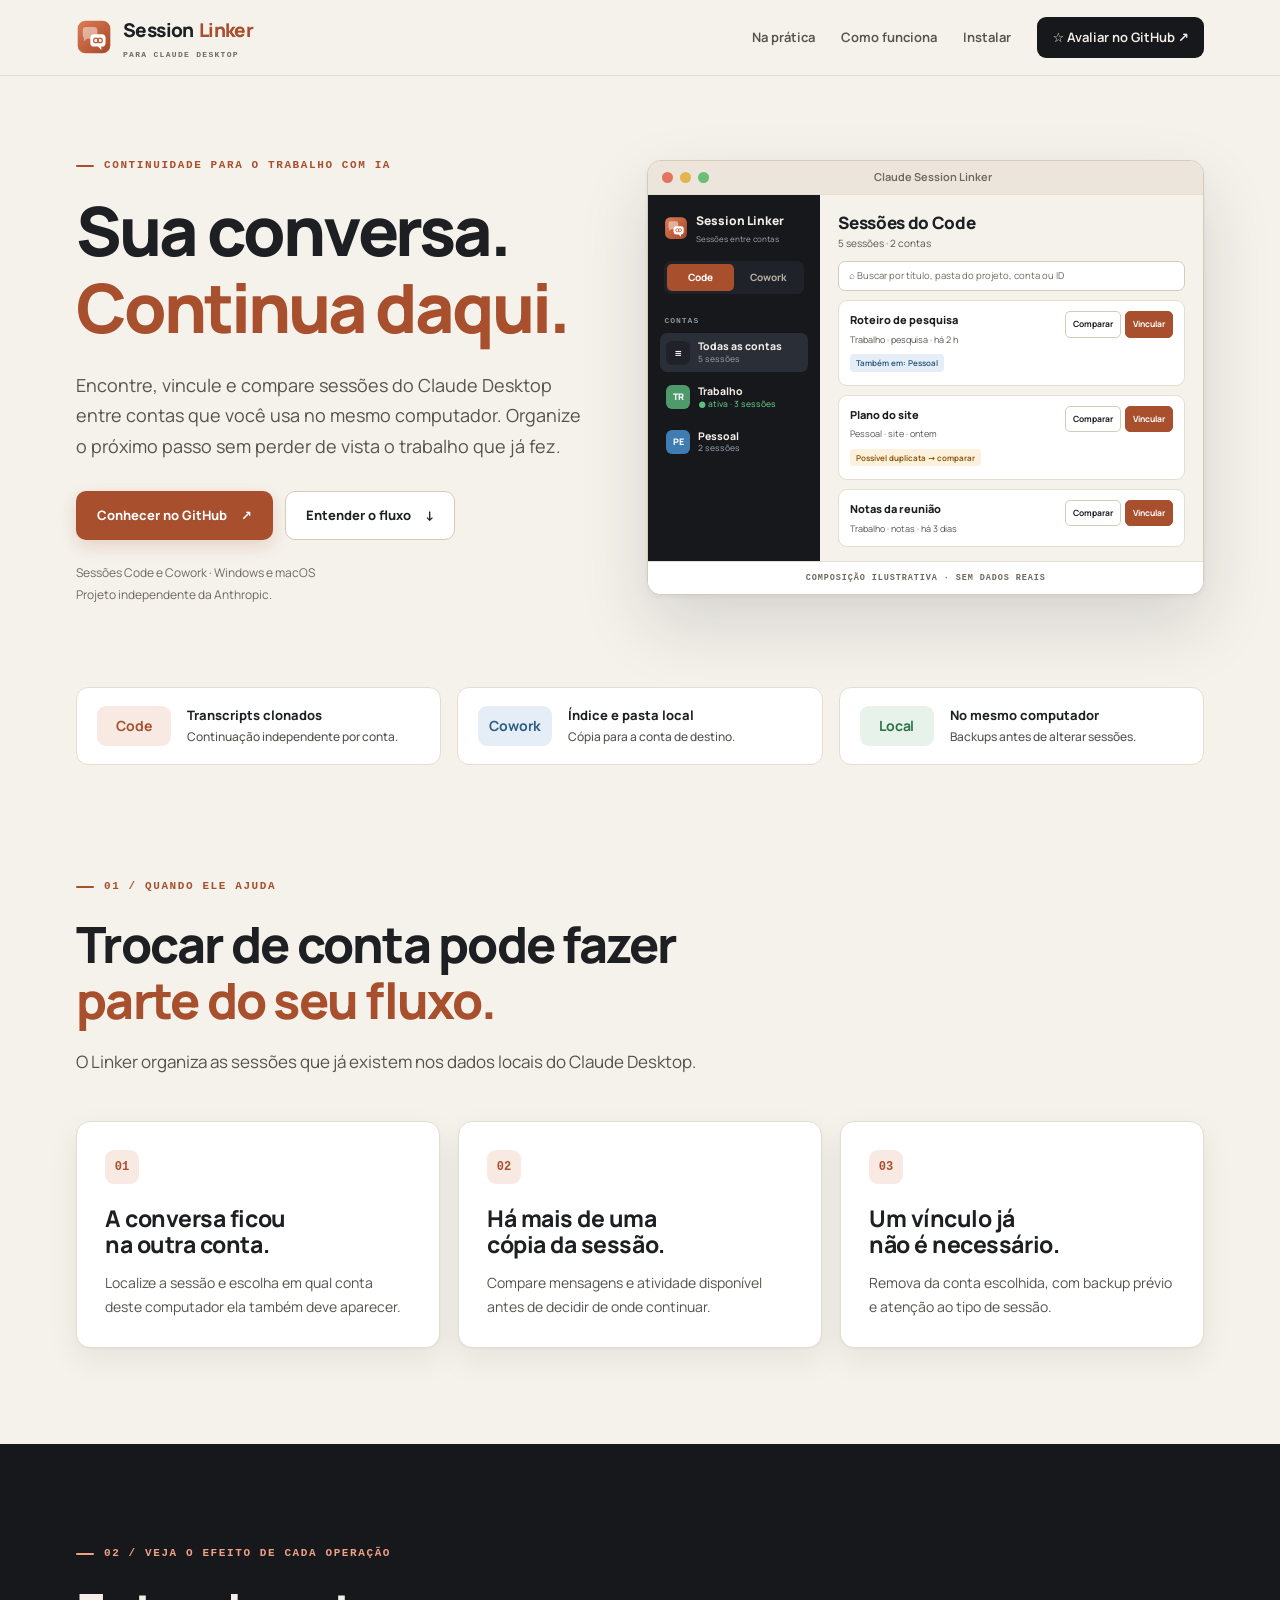
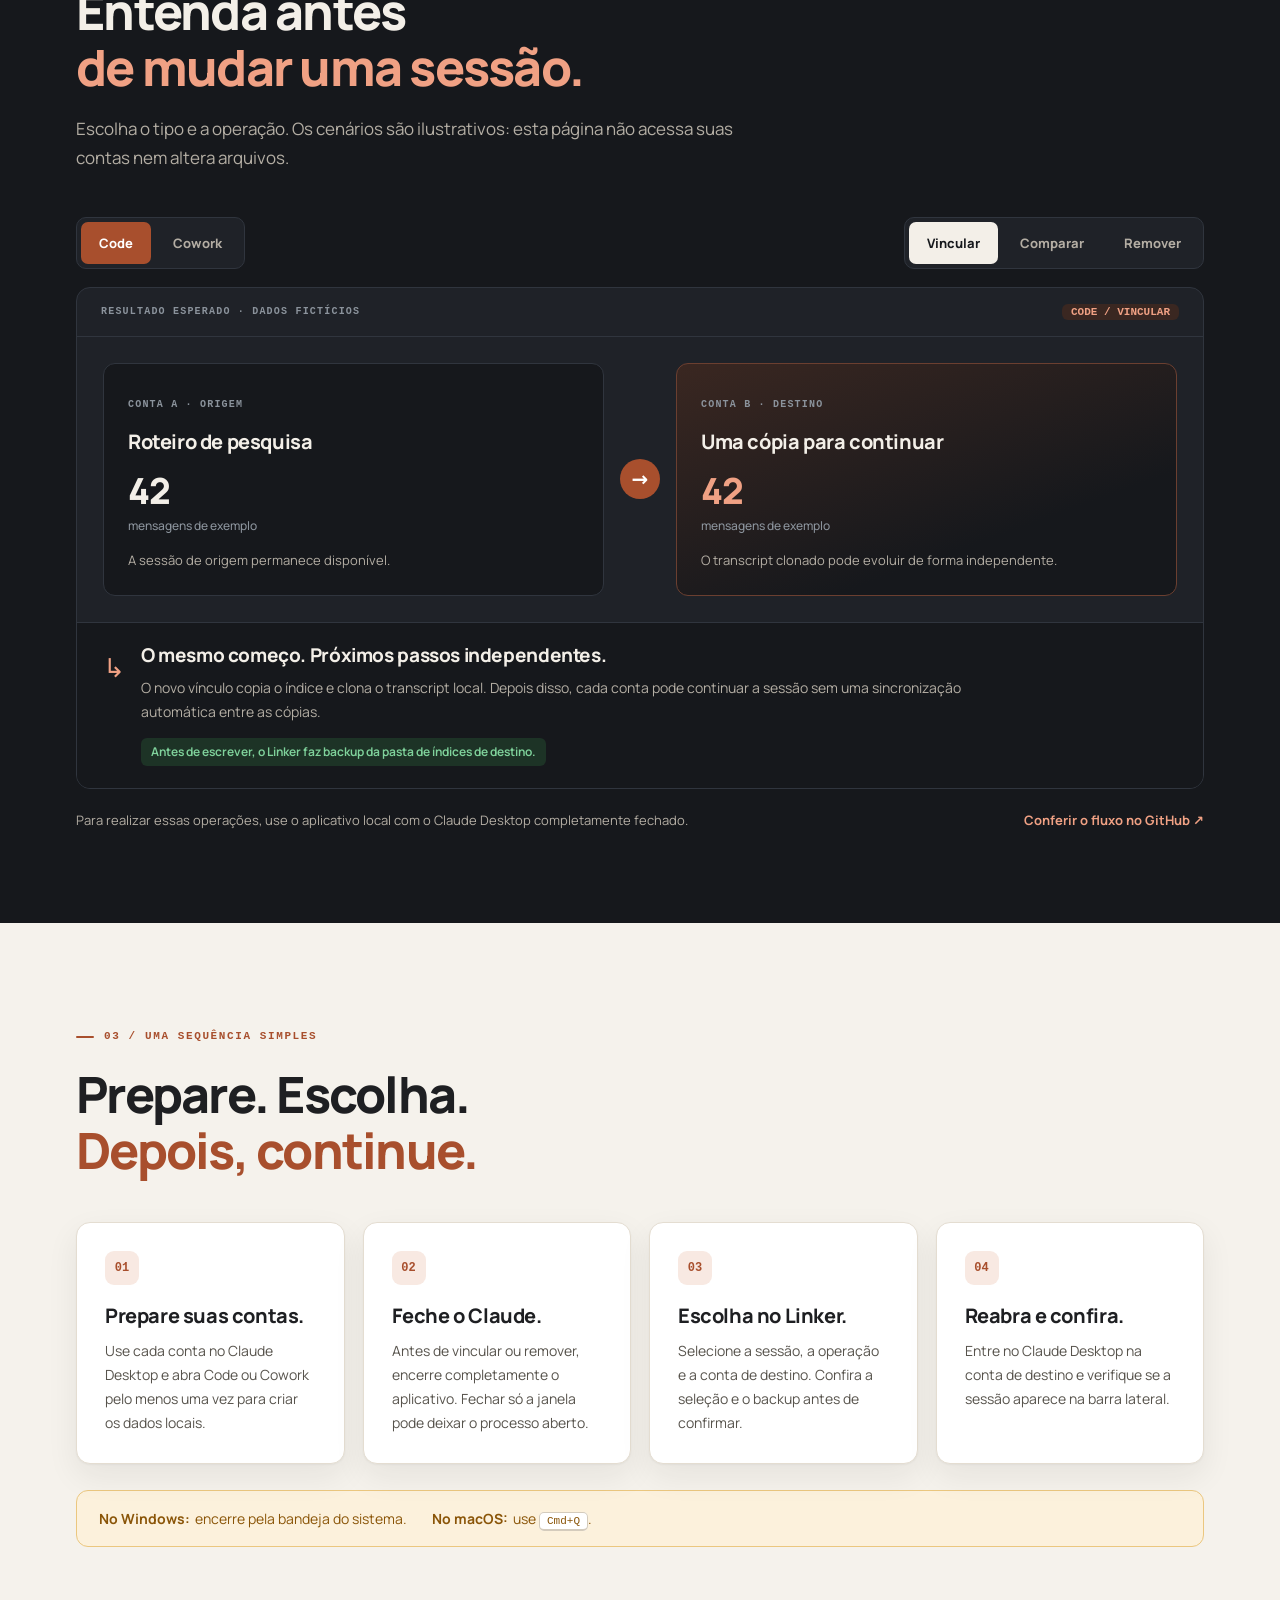
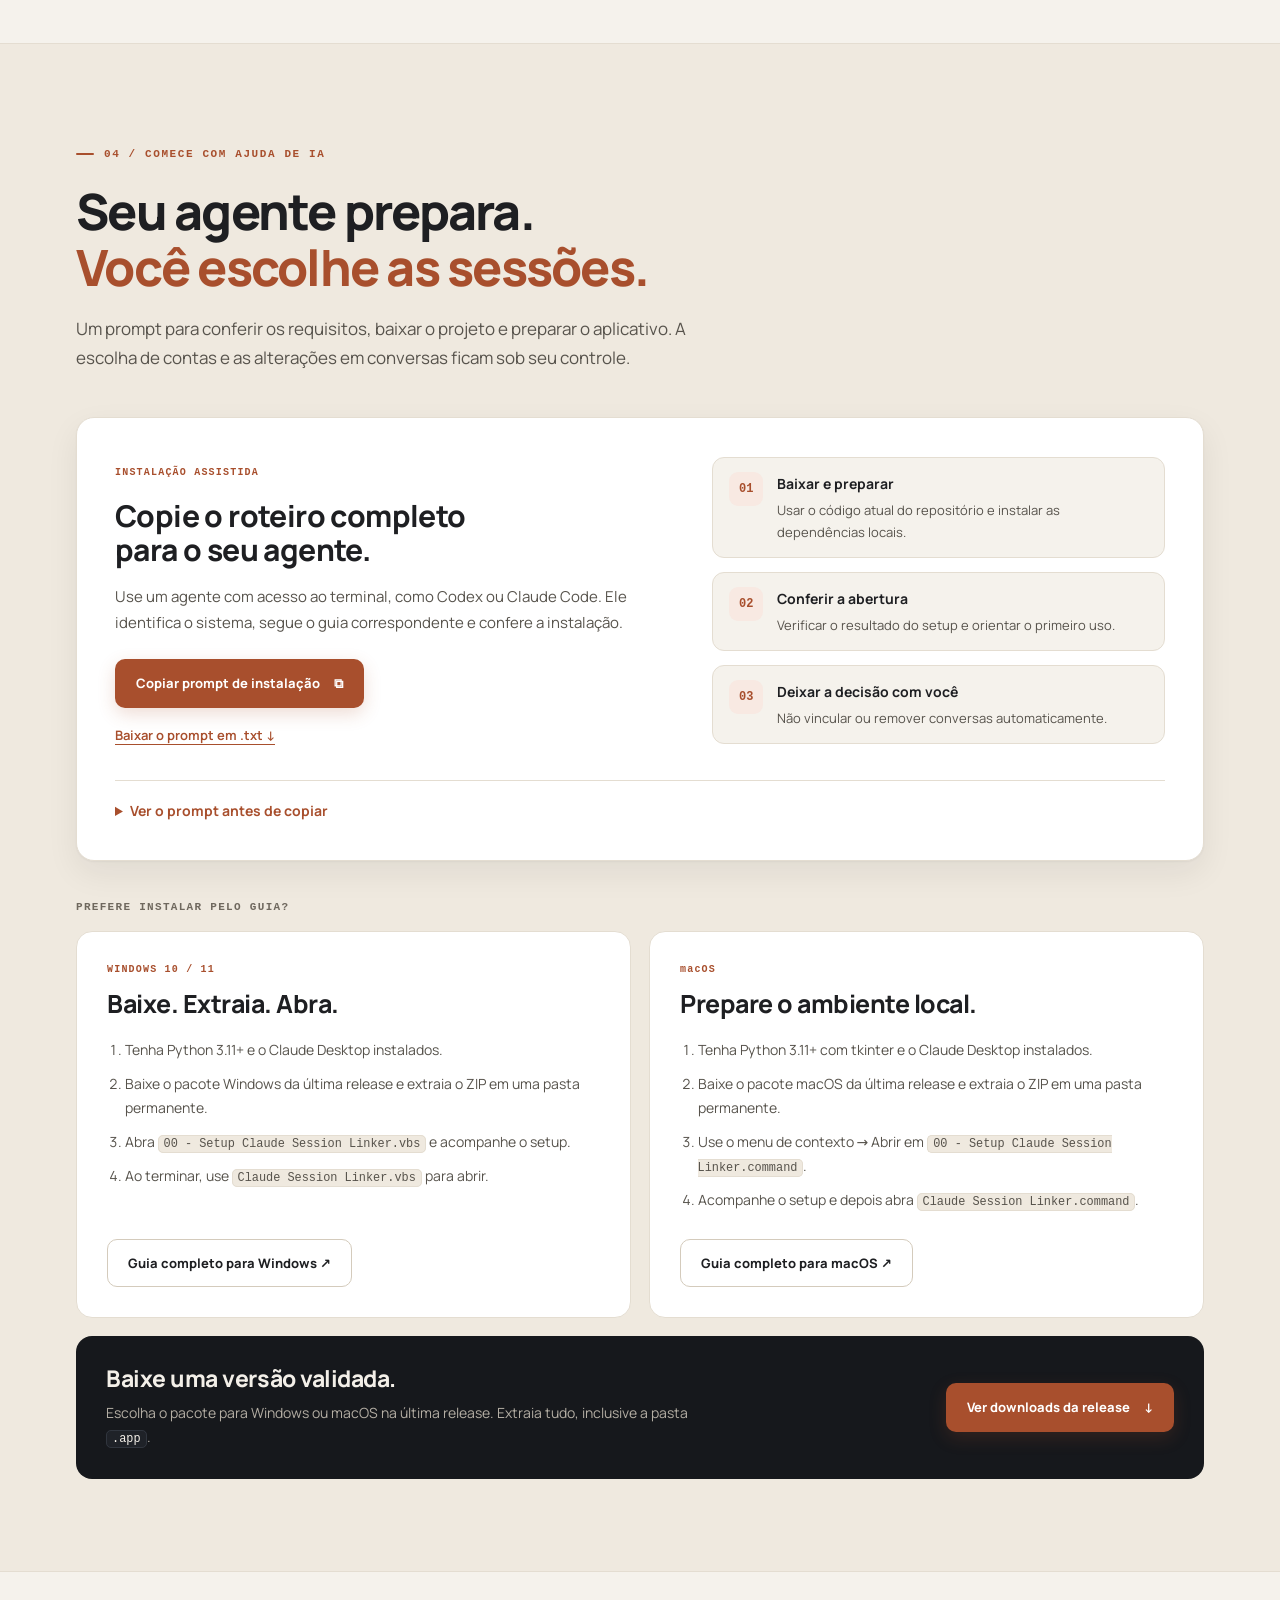
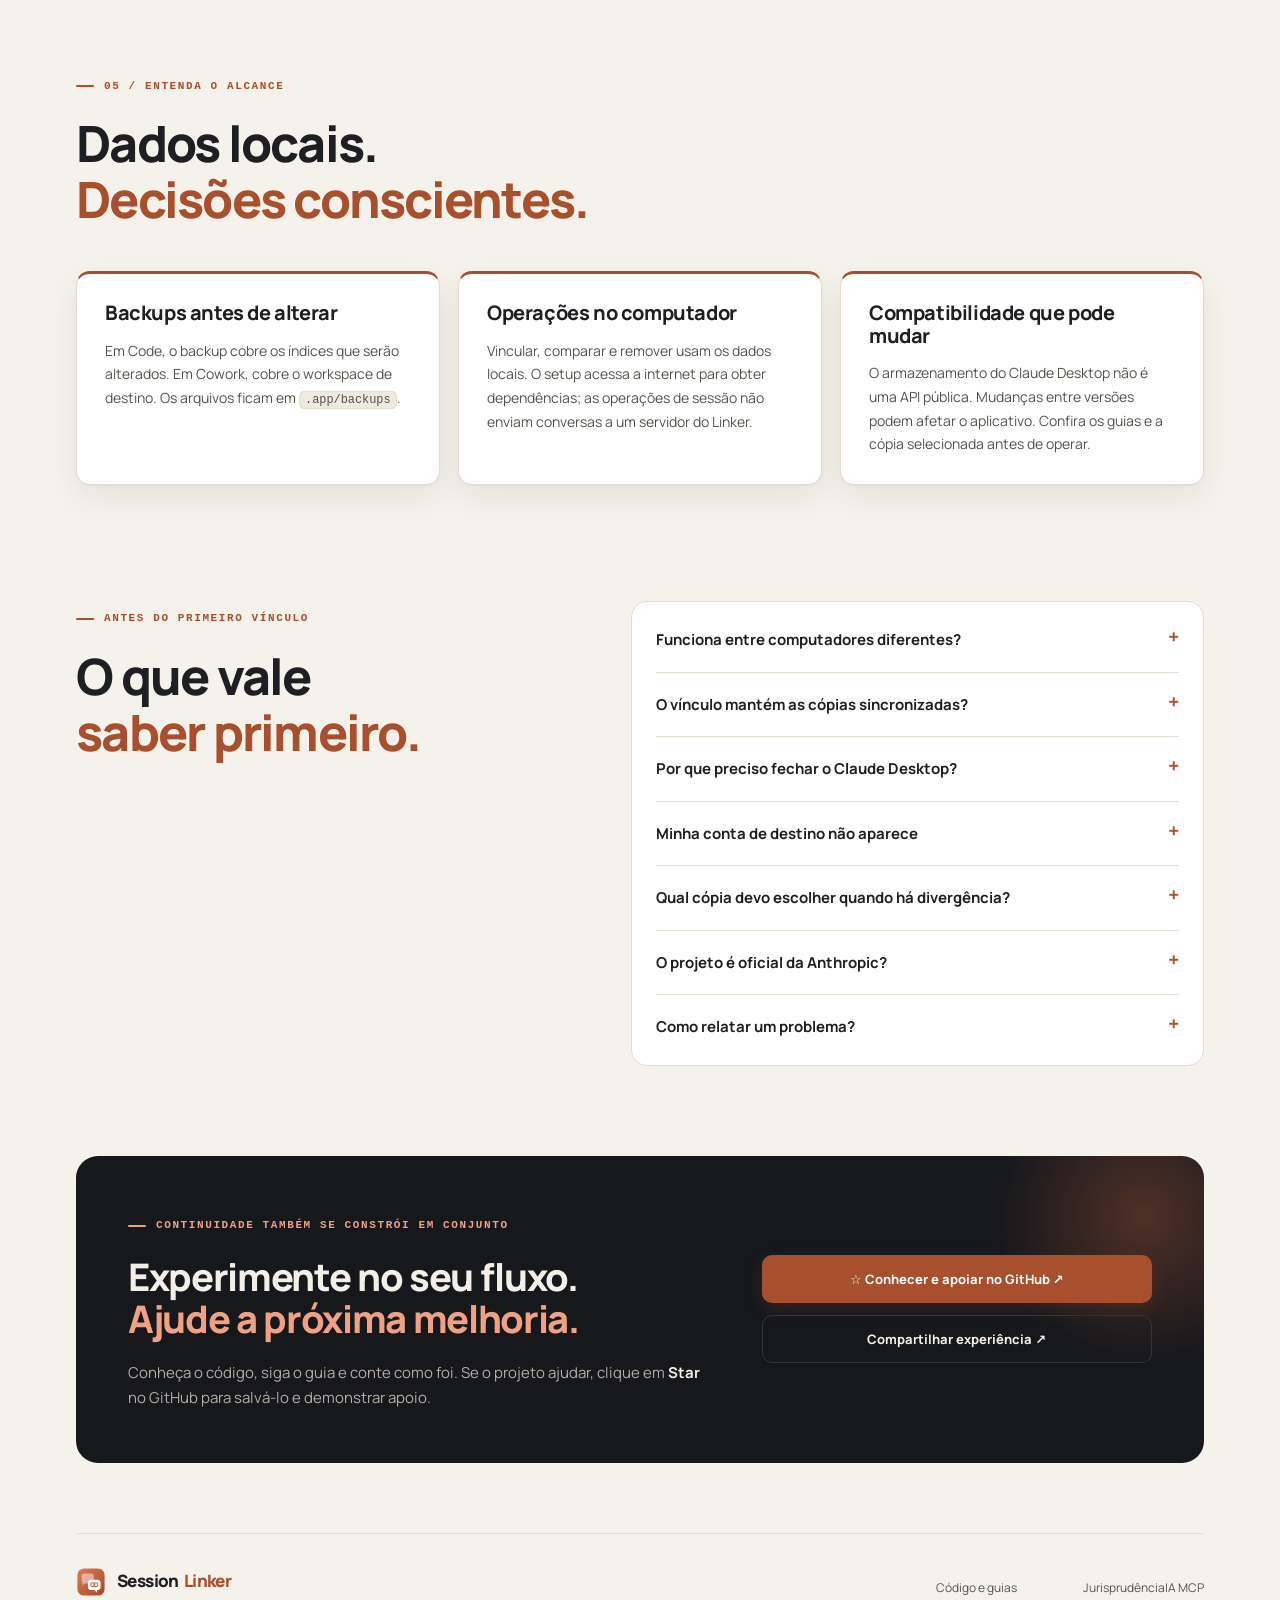
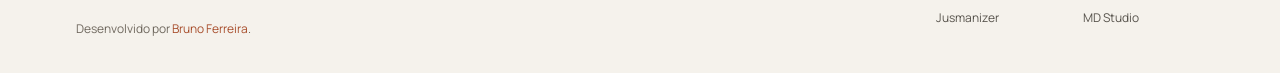
<file: docs/index.html>
<!doctype html>
<html lang="pt-BR">
<head>
  <meta charset="utf-8"><meta name="viewport" content="width=device-width, initial-scale=1"><meta name="theme-color" content="#f5f2ec">
  <title>Claude Session Linker | Sua conversa continua daqui.</title>
  <meta name="description" content="Visualize, vincule e compare sessões Code e Cowork do Claude Desktop entre contas no mesmo computador. Conheça o fluxo, os backups e a instalação para Windows e macOS.">
  <link rel="canonical" href="https://brunoflma.github.io/claude-session-linker/">
  <meta property="og:type" content="website"><meta property="og:locale" content="pt_BR"><meta property="og:site_name" content="Claude Session Linker">
  <meta property="og:title" content="Claude Session Linker. Sua conversa continua daqui."><meta property="og:description" content="Encontre, vincule e compare sessões Code e Cowork entre contas locais. Windows e macOS, com backups antes das alterações.">
  <meta property="og:url" content="https://brunoflma.github.io/claude-session-linker/"><meta property="og:image" content="https://brunoflma.github.io/claude-session-linker/assets/social-preview.png"><meta property="og:image:width" content="1280"><meta property="og:image:height" content="640"><meta property="og:image:alt" content="Claude Session Linker. Organize a continuidade das suas conversas entre contas no mesmo computador.">
  <meta name="twitter:card" content="summary_large_image"><meta name="twitter:title" content="Claude Session Linker. Sua conversa continua daqui."><meta name="twitter:image" content="https://brunoflma.github.io/claude-session-linker/assets/social-preview.png">
  <link rel="icon" href="assets/favicon.svg" type="image/svg+xml"><link rel="preload" href="assets/fonts/manrope.woff2" as="font" type="font/woff2" crossorigin><link rel="stylesheet" href="assets/site.css?v=3"><script src="assets/site.js?v=1" defer></script>
</head>
<body>
  <a class="skip" href="#conteudo">Pular para o conteúdo</a>
  <header class="header"><div class="container header-inner"><a class="brand" href="#" aria-label="Claude Session Linker, início"><img class="brand-icon" src="assets/favicon.svg" alt="" width="36" height="36"><span>Session<span class="brand-accent">Linker</span><small>PARA CLAUDE DESKTOP</small></span></a><button class="menu-toggle" aria-label="Abrir navegação" aria-expanded="false" aria-controls="nav"><span></span><span></span></button><nav id="nav" aria-label="Navegação principal"><a href="#na-pratica">Na prática</a><a href="#como-funciona">Como funciona</a><a href="#instalar">Instalar</a><a class="nav-cta" href="https://github.com/brunoflma/claude-session-linker" target="_blank" rel="noopener noreferrer" data-github>☆ Avaliar no GitHub ↗</a></nav></div></header>
  <main id="conteudo">
    <section class="hero container"><div><p class="eyebrow">CONTINUIDADE PARA O TRABALHO COM IA</p><h1>Sua conversa.<br><em>Continua daqui.</em></h1><p class="hero-lead">Encontre, vincule e compare sessões do Claude Desktop entre contas que você usa no mesmo computador. Organize o próximo passo sem perder de vista o trabalho que já fez.</p><div class="actions"><a class="button primary" href="https://github.com/brunoflma/claude-session-linker" target="_blank" rel="noopener noreferrer" data-github>Conhecer no GitHub <span aria-hidden="true">↗</span></a><a class="button secondary" href="#na-pratica">Entender o fluxo <span aria-hidden="true">↓</span></a></div><p class="hero-foot">Sessões Code e Cowork · Windows e macOS<br>Projeto independente da Anthropic.</p></div>
      <div class="app-window" role="img" aria-label="Ilustração da janela do Claude Session Linker com sessões fictícias, uma barra lateral de contas e botões para vincular, comparar e remover."><div class="app-titlebar" aria-hidden="true"><span></span><span></span><span></span><b>Claude Session Linker</b></div><div class="app-body" aria-hidden="true"><div class="app-rail"><div class="app-brand"><img src="assets/favicon.svg" alt=""><span>Session Linker<small>Sessões entre contas</small></span></div><div class="app-seg"><span class="on">Code</span><span>Cowork</span></div><p class="app-label">CONTAS</p><div class="app-acct on"><i>≡</i><span>Todas as contas<small>5 sessões</small></span></div><div class="app-acct"><i class="a1">TR</i><span>Trabalho<small class="live">● ativa · 3 sessões</small></span></div><div class="app-acct"><i class="a2">PE</i><span>Pessoal<small>2 sessões</small></span></div></div><div class="app-main"><h4>Sessões do Code</h4><p class="app-sub">5 sessões · 2 contas</p><div class="app-search">⌕  Buscar por título, pasta do projeto, conta ou ID</div><div class="app-card"><div><strong>Roteiro de pesquisa</strong><small>Trabalho · pesquisa · há 2 h</small><span class="app-chip">Também em: Pessoal</span></div><div class="app-btns"><span>Comparar</span><span class="go">Vincular</span></div></div><div class="app-card"><div><strong>Plano do site</strong><small>Pessoal · site · ontem</small><span class="app-chip warn">Possível duplicata → comparar</span></div><div class="app-btns"><span>Comparar</span><span class="go">Vincular</span></div></div><div class="app-card"><div><strong>Notas da reunião</strong><small>Trabalho · notas · há 3 dias</small></div><div class="app-btns"><span>Comparar</span><span class="go">Vincular</span></div></div></div></div><div class="visual-bottom" aria-hidden="true">COMPOSIÇÃO ILUSTRATIVA · SEM DADOS REAIS</div></div>
    </section>
    <div class="container principles"><div><strong>Code</strong><span>Transcripts clonados<small>Continuação independente por conta.</small></span></div><div><strong>Cowork</strong><span>Índice e pasta local<small>Cópia para a conta de destino.</small></span></div><div><strong>Local</strong><span>No mesmo computador<small>Backups antes de alterar sessões.</small></span></div></div>
    <section class="section container" id="como-funciona"><div class="section-heading"><p class="eyebrow">01 / QUANDO ELE AJUDA</p><h2>Trocar de conta pode fazer<br><em>parte do seu fluxo.</em></h2><p>O Linker organiza as sessões que já existem nos dados locais do Claude Desktop.</p></div><div class="benefits"><article><span>01</span><h3>A conversa ficou <br>na outra conta.</h3><p>Localize a sessão e escolha em qual conta deste computador ela também deve aparecer.</p></article><article><span>02</span><h3>Há mais de uma <br>cópia da sessão.</h3><p>Compare mensagens e atividade disponível antes de decidir de onde continuar.</p></article><article><span>03</span><h3>Um vínculo já <br>não é necessário.</h3><p>Remova da conta escolhida, com backup prévio e atenção ao tipo de sessão.</p></article></div></section>
    <section class="demo-section" id="na-pratica"><div class="container"><div class="section-heading"><p class="eyebrow">02 / VEJA O EFEITO DE CADA OPERAÇÃO</p><h2>Entenda antes<br><em>de mudar uma sessão.</em></h2><p>Escolha o tipo e a operação. Os cenários são ilustrativos: esta página não acessa suas contas nem altera arquivos.</p></div>
      <div class="demo-controls"><div class="kind-tabs" role="tablist" aria-label="Tipo de sessão"><button id="kind-code" role="tab" aria-selected="true" aria-controls="scenario" data-kind="code">Code</button><button id="kind-cowork" role="tab" aria-selected="false" aria-controls="scenario" tabindex="-1" data-kind="cowork">Cowork</button></div><div class="action-tabs" role="tablist" aria-label="Operação ilustrada"><button id="action-link" role="tab" aria-selected="true" aria-controls="operation" data-action="link">Vincular</button><button id="action-compare" role="tab" aria-selected="false" aria-controls="operation" tabindex="-1" data-action="compare">Comparar</button><button id="action-remove" role="tab" aria-selected="false" aria-controls="operation" tabindex="-1" data-action="remove">Remover</button></div></div>
      <div id="scenario" role="tabpanel" aria-labelledby="kind-code" tabindex="0"><div id="operation" role="tabpanel" aria-labelledby="action-link" tabindex="0"><div class="scenario-top"><span class="small-label">RESULTADO ESPERADO · DADOS FICTÍCIOS</span><span id="scenario-badge">CODE / VINCULAR</span></div><div class="scenario-grid"><div class="account-card"><span class="small-label">CONTA A · ORIGEM</span><h3>Roteiro de pesquisa</h3><strong class="message-count">42 <small>mensagens de exemplo</small></strong><p id="origin-state">A sessão de origem permanece disponível.</p></div><span class="scenario-arrow" id="scenario-arrow" aria-hidden="true">→</span><div class="account-card target"><span class="small-label">CONTA B · DESTINO</span><h3 id="target-title">Uma cópia para continuar</h3><strong class="message-count" id="target-state">42 <small>mensagens de exemplo</small></strong><p id="target-detail">O transcript clonado pode evoluir de forma independente.</p></div></div><div class="scenario-explanation" aria-live="polite"><span class="explanation-icon" aria-hidden="true">↳</span><div><h3 id="scenario-title">O mesmo começo. Próximos passos independentes.</h3><p id="scenario-description">O novo vínculo copia o índice e clona o transcript local. Depois disso, cada conta pode continuar a sessão sem uma sincronização automática entre as cópias.</p><span id="backup-note">Antes de escrever, o Linker faz backup da pasta de índices de destino.</span></div></div></div></div>
      <div class="demo-foot"><p>Para realizar essas operações, use o aplicativo local com o Claude Desktop completamente fechado.</p><a href="https://github.com/brunoflma/claude-session-linker#o-fluxo-de-uso" target="_blank" rel="noopener noreferrer" data-github>Conferir o fluxo no GitHub ↗</a></div>
    </div></section>
    <section class="section container"><div class="section-heading"><p class="eyebrow">03 / UMA SEQUÊNCIA SIMPLES</p><h2>Prepare. Escolha.<br><em>Depois, continue.</em></h2></div><ol class="usage-steps"><li><span>01</span><h3>Prepare suas contas.</h3><p>Use cada conta no Claude Desktop e abra Code ou Cowork pelo menos uma vez para criar os dados locais.</p></li><li><span>02</span><h3>Feche o Claude.</h3><p>Antes de vincular ou remover, encerre completamente o aplicativo. Fechar só a janela pode deixar o processo aberto.</p></li><li><span>03</span><h3>Escolha no Linker.</h3><p>Selecione a sessão, a operação e a conta de destino. Confira a seleção e o backup antes de confirmar.</p></li><li><span>04</span><h3>Reabra e confira.</h3><p>Entre no Claude Desktop na conta de destino e verifique se a sessão aparece na barra lateral.</p></li></ol><div class="close-note"><strong>No Windows:</strong> encerre pela bandeja do sistema. <strong>No macOS:</strong> use <kbd>Cmd+Q</kbd>.</div></section>
    <section class="install-section" id="instalar"><div class="container"><div class="section-heading"><p class="eyebrow">04 / COMECE COM AJUDA DE IA</p><h2>Seu agente prepara.<br><em>Você escolhe as sessões.</em></h2><p>Um prompt para conferir os requisitos, baixar o projeto e preparar o aplicativo. A escolha de contas e as alterações em conversas ficam sob seu controle.</p></div><div class="ai-install"><div><span class="small-label">INSTALAÇÃO ASSISTIDA</span><h3>Copie o roteiro completo <br>para o seu agente.</h3><p>Use um agente com acesso ao terminal, como Codex ou Claude Code. Ele identifica o sistema, segue o guia correspondente e confere a instalação.</p><button class="button primary" id="copy-prompt" disabled>Copiar prompt de instalação <span aria-hidden="true">⧉</span></button><a class="text-link" href="agent-setup-prompt.txt" download>Baixar o prompt em .txt ↓</a></div><ol><li><b>01</b><span><strong>Baixar e preparar</strong>Usar o código atual do repositório e instalar as dependências locais.</span></li><li><b>02</b><span><strong>Conferir a abertura</strong>Verificar o resultado do setup e orientar o primeiro uso.</span></li><li><b>03</b><span><strong>Deixar a decisão com você</strong>Não vincular ou remover conversas automaticamente.</span></li></ol><details class="prompt-details"><summary>Ver o prompt antes de copiar</summary><pre id="agent-prompt">Quero instalar o Claude Session Linker e entender como usar no meu computador. Prepare o aplicativo com as ferramentas e permissões disponíveis, sem alterar conversas reais automaticamente.

Repositório oficial: https://github.com/brunoflma/claude-session-linker
Página: https://brunoflma.github.io/claude-session-linker/

1. Confira meu sistema operacional, se o Claude Desktop está instalado e se já existe uma cópia do Linker. Preserve essa cópia e seus dados. Leia o README e o guia correspondente ao meu sistema na versão que será instalada: GUIA-WINDOWS.md ou GUIA-MACOS.md. Registre a tag e o commit da release.
2. Abra a última release estável do repositório oficial e baixe o pacote de Windows ou macOS correspondente ao meu sistema. Confira o hash com SHA256SUMS.txt e a origem em RELEASE.json. Extraia em uma pasta nova e permanente. Não substitua uma instalação existente nem crie uma nova release.
3. Confira Python 3.11 ou superior. No Windows, o setup é 00 - Setup Claude Session Linker.vbs e o iniciador é Claude Session Linker.vbs. No macOS, use 00 - Setup Claude Session Linker.command e Claude Session Linker.command; confira também tkinter conforme o guia. Não instale Node.js, banco de dados ou servidor para esse aplicativo.
4. O setup instala customtkinter, darkdetect e pillow em .app/venv e precisa de internet. No macOS, pode precisar do Homebrew para python-tk. Explique qualquer pré-requisito ausente antes de instalá-lo, respeite as permissões das suas ferramentas e os avisos do sistema. Não desative proteções, não use privilégios de administrador para contornar erros e não apague um ambiente anterior por conta própria.
5. Execute o setup no escopo confirmado e confira o resultado. Se precisar diagnosticar uma falha, consulte apenas o necessário nos logs da instalação, sem copiar caminhos pessoais ou conteúdo sensível para serviços externos. Deixe-me concluir diálogos ou etapas que dependam da minha interação.
6. Explique que cada conta precisa ter sido usada no Claude Desktop nesse computador e que Code ou Cowork deve ter sido aberto pelo menos uma vez. Não troque minhas contas nem leia transcripts, credenciais, registros de sessões ou rótulos de contas sem necessidade e autorização explícita.
7. Antes de qualquer vínculo ou remoção, o Claude Desktop deve estar completamente fechado. Oriente a saída pela bandeja no Windows ou Cmd+Q no macOS. Não force o encerramento com trabalho aberto; deixe-me salvar e encerrar.
8. Sua tarefa inicial termina na instalação e na orientação de uso. Não escolha uma conversa ou conta por mim. Para vincular ou remover uma sessão real, exija uma solicitação específica com sessão, conta de origem, conta de destino e operação. Confira o backup e a seleção antes da confirmação. Não execute um teste destrutivo com conversas reais.
9. Esclareça as diferenças: Code copia o índice e clona o transcript para continuação independente; Cowork copia o índice e a pasta local. Remover Code apaga o índice daquela conta; remover Cowork apaga o índice e a pasta correspondente. A comparação não mescla conversas divergentes. O Linker funciona com dados locais no mesmo computador e não é uma ferramenta de sincronização entre computadores.
10. Informe onde o aplicativo ficou, como abrir novamente, o que foi realmente verificado e o que depende de mim. Se não puder executar o setup ou abrir a interface, diga exatamente a etapa pendente. Não afirme que instalou, abriu ou validou algo que não executou. Não publique logs, backups, transcripts, credenciais ou identificadores de contas.

Ao final, me entregue um resumo curto da instalação e os próximos passos para eu escolher com segurança a primeira operação no aplicativo.</pre></details></div>
      <p class="alternative-label">PREFERE INSTALAR PELO GUIA?</p><div class="install-options"><article id="windows"><span class="small-label">WINDOWS 10 / 11</span><h3>Baixe. Extraia. Abra.</h3><ol><li>Tenha Python 3.11+ e o Claude Desktop instalados.</li><li>Baixe o pacote Windows da última release e extraia o ZIP em uma pasta permanente.</li><li>Abra <code>00 - Setup Claude Session Linker.vbs</code> e acompanhe o setup.</li><li>Ao terminar, use <code>Claude Session Linker.vbs</code> para abrir.</li></ol><a class="button secondary" href="install-windows.html">Guia completo para Windows ↗</a></article><article id="macos"><span class="small-label">macOS</span><h3>Prepare o ambiente local.</h3><ol><li>Tenha Python 3.11+ com tkinter e o Claude Desktop instalados.</li><li>Baixe o pacote macOS da última release e extraia o ZIP em uma pasta permanente.</li><li>Use o menu de contexto → Abrir em <code>00 - Setup Claude Session Linker.command</code>.</li><li>Acompanhe o setup e depois abra <code>Claude Session Linker.command</code>.</li></ol><a class="button secondary" href="install-macos.html">Guia completo para macOS ↗</a></article></div><div class="download-row"><div><h3>Baixe uma versão validada.</h3><p>Escolha o pacote para Windows ou macOS na última release. Extraia tudo, inclusive a pasta <code>.app</code>.</p></div><a class="button primary" href="https://github.com/brunoflma/claude-session-linker/releases/latest" data-github>Ver downloads da release <span aria-hidden="true">↓</span></a></div>
    </div></section>
    <section class="section container"><div class="section-heading"><p class="eyebrow">05 / ENTENDA O ALCANCE</p><h2>Dados locais.<br><em>Decisões conscientes.</em></h2></div><div class="boundaries"><article><h3>Backups antes de alterar</h3><p>Em Code, o backup cobre os índices que serão alterados. Em Cowork, cobre o workspace de destino. Os arquivos ficam em <code>.app/backups</code>.</p></article><article><h3>Operações no computador</h3><p>Vincular, comparar e remover usam os dados locais. O setup acessa a internet para obter dependências; as operações de sessão não enviam conversas a um servidor do Linker.</p></article><article><h3>Compatibilidade que pode mudar</h3><p>O armazenamento do Claude Desktop não é uma API pública. Mudanças entre versões podem afetar o aplicativo. Confira os guias e a cópia selecionada antes de operar.</p></article></div></section>
    <section class="container faq" aria-labelledby="faq-title"><div class="section-heading"><p class="eyebrow">ANTES DO PRIMEIRO VÍNCULO</p><h2 id="faq-title">O que vale<br><em>saber primeiro.</em></h2></div><div class="faq-list"><details><summary>Funciona entre computadores diferentes?</summary><p>O Linker trabalha com contas e arquivos já presentes no mesmo computador. Ele não transfere sessões entre máquinas e não oferece sincronização na nuvem.</p></details><details><summary>O vínculo mantém as cópias sincronizadas?</summary><p>Em Code, o novo vínculo clona o transcript para continuação independente. Em Cowork, o índice e a pasta são copiados. O aplicativo não faz uma fusão automática de conversas que divergiram.</p></details><details><summary>Por que preciso fechar o Claude Desktop?</summary><p>Vincular e remover alteram arquivos locais usados pelo aplicativo. Encerre o Claude completamente antes dessas operações e reabra depois na conta de destino para conferir a barra lateral.</p></details><details><summary>Minha conta de destino não aparece</summary><p>Use essa conta no Claude Desktop do mesmo computador e abra Code ou Cowork pelo menos uma vez. Em seguida, feche o Claude e atualize a lista no Linker. Confira também o perfil escolhido no guia do seu sistema.</p></details><details><summary>Qual cópia devo escolher quando há divergência?</summary><p>Use a comparação para avaliar as informações disponíveis. Mais mensagens ou atividade recente são sinais para análise; não garantem que aquela seja a versão desejada. Não há mesclagem automática.</p></details><details><summary>O projeto é oficial da Anthropic?</summary><p>O Claude Session Linker é um projeto independente, mantido por Bruno Ferreira. O Claude Desktop e suas marcas pertencem à Anthropic.</p></details><details><summary>Como relatar um problema?</summary><p>Informe o sistema, a versão do Linker, Code ou Cowork e os passos que levaram ao problema. Use um exemplo fictício. Não anexe conversas, backups, credenciais ou identificadores de contas à issue.</p></details></div></section>
    <section class="container final-cta"><div><p class="eyebrow">CONTINUIDADE TAMBÉM SE CONSTRÓI EM CONJUNTO</p><h2>Experimente no seu fluxo.<br><em>Ajude a próxima melhoria.</em></h2><p>Conheça o código, siga o guia e conte como foi. Se o projeto ajudar, clique em <strong>Star</strong> no GitHub para salvá-lo e demonstrar apoio.</p></div><div class="actions"><a class="button primary" href="https://github.com/brunoflma/claude-session-linker" target="_blank" rel="noopener noreferrer" data-github>☆ Conhecer e apoiar no GitHub ↗</a><a class="button secondary" href="https://github.com/brunoflma/claude-session-linker/issues/new?template=experiencia.yml" target="_blank" rel="noopener noreferrer" data-github>Compartilhar experiência ↗</a></div></section>
  </main>
  <footer class="container footer"><div><a class="brand" href="#"><img class="brand-icon" src="assets/favicon.svg" alt="" width="36" height="36"><span>Session<span class="brand-accent">Linker</span></span></a><p>Desenvolvido por <a href="https://github.com/brunoflma">Bruno Ferreira</a>.</p></div><div><a href="https://github.com/brunoflma/claude-session-linker">Código e guias</a><a href="https://brunoflma.github.io/jurisprudenciaia-mcp/">JurisprudênciaIA MCP</a><a href="https://brunoflma.github.io/jusmanizer/">Jusmanizer</a><a href="https://brunoflma.github.io/md-studio/">MD Studio</a></div></footer>
  <div id="status" class="toast" role="status" aria-live="polite"></div><dialog id="copy-dialog"><form method="dialog"><h2>Copie as instruções</h2><p>A cópia automática não está disponível. Selecione o texto abaixo para levar ao seu agente.</p><textarea id="copy-fallback" readonly aria-label="Prompt completo para copiar"></textarea><button class="button primary">Concluir</button></form></dialog>
</body>
</html>
</file>
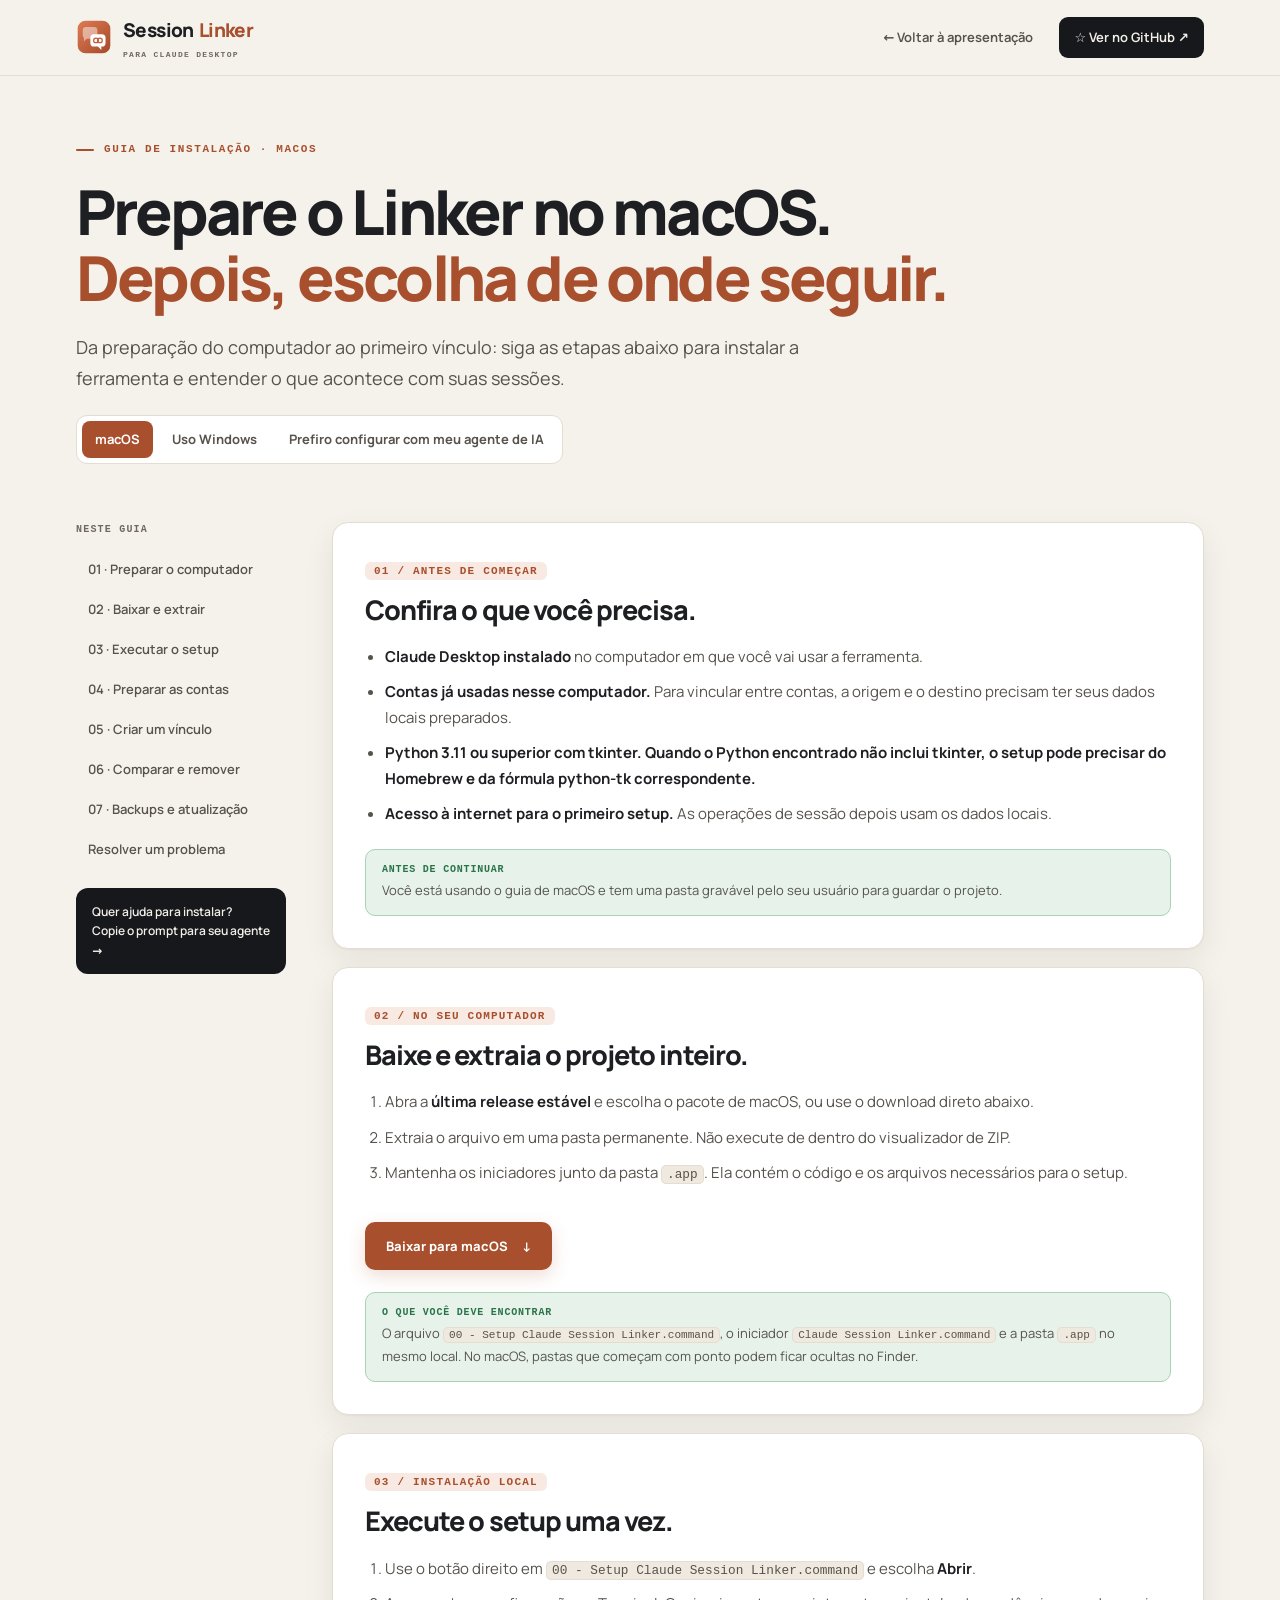
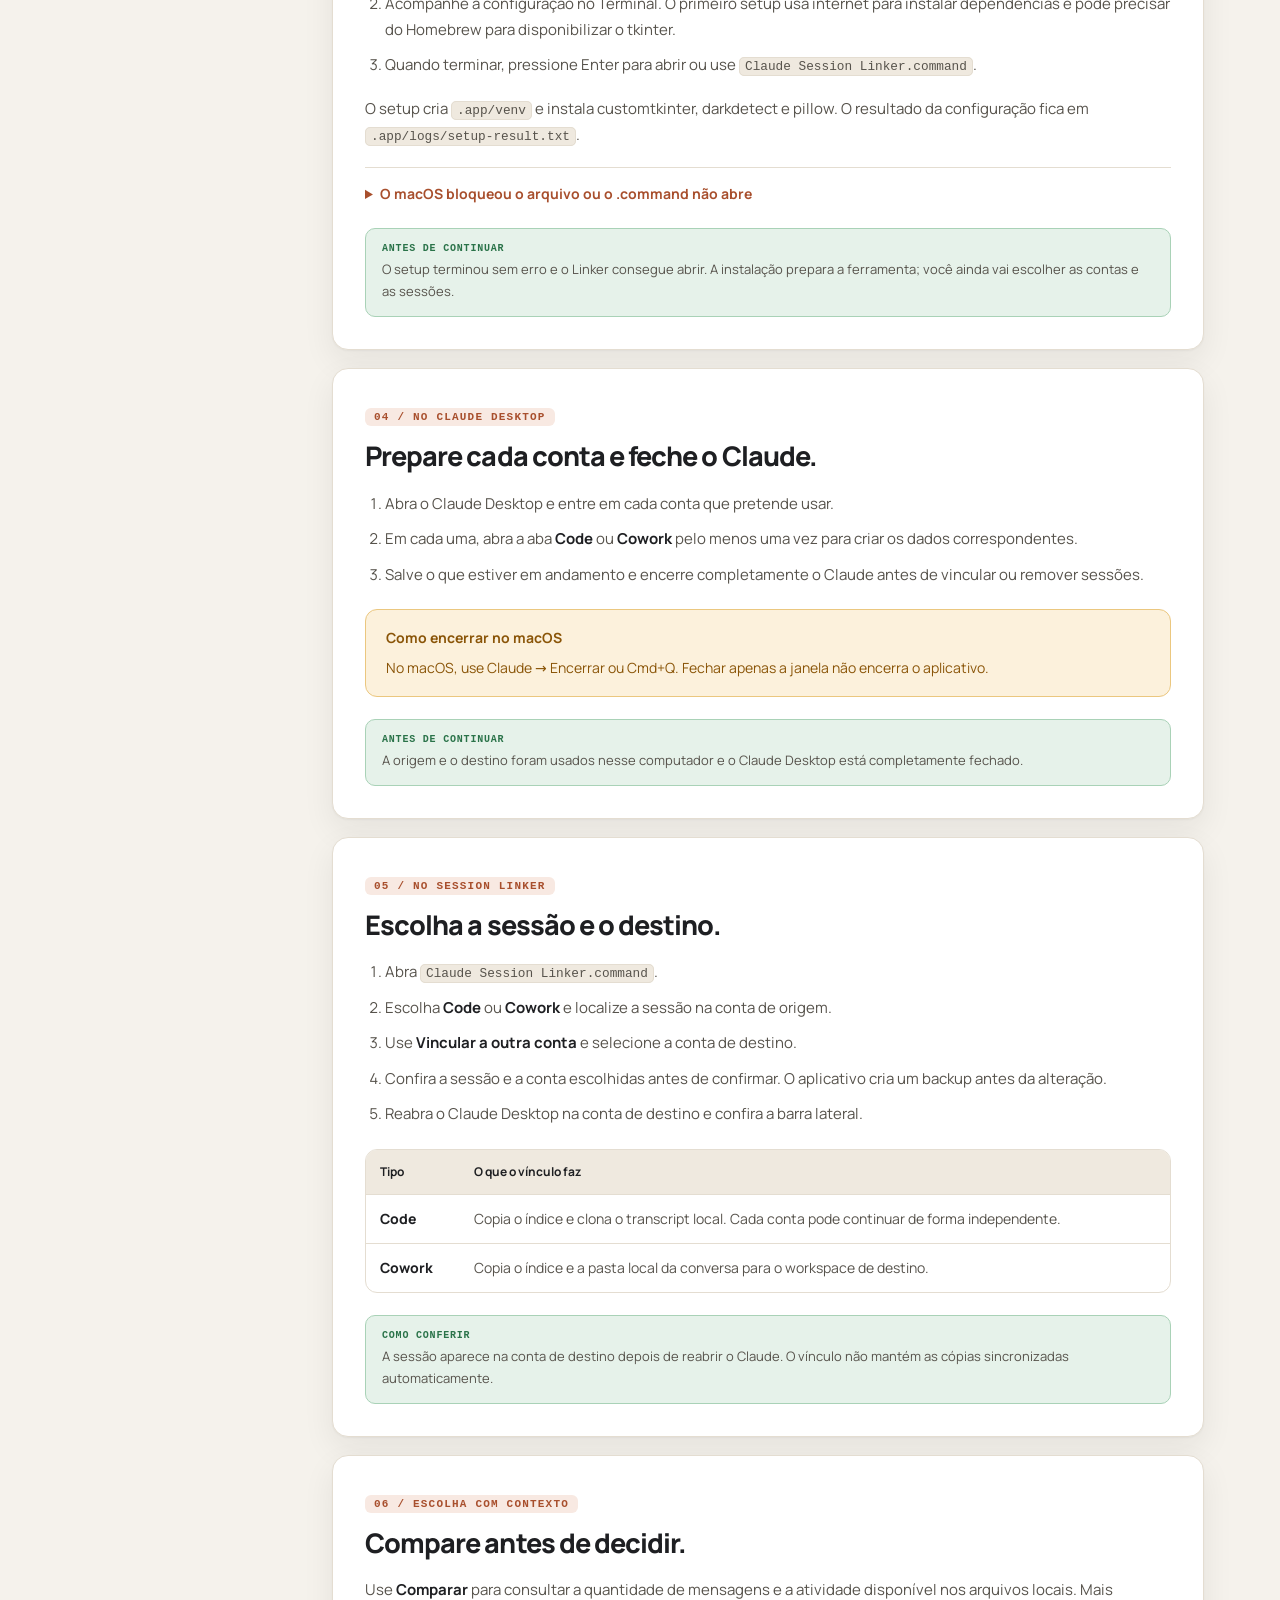
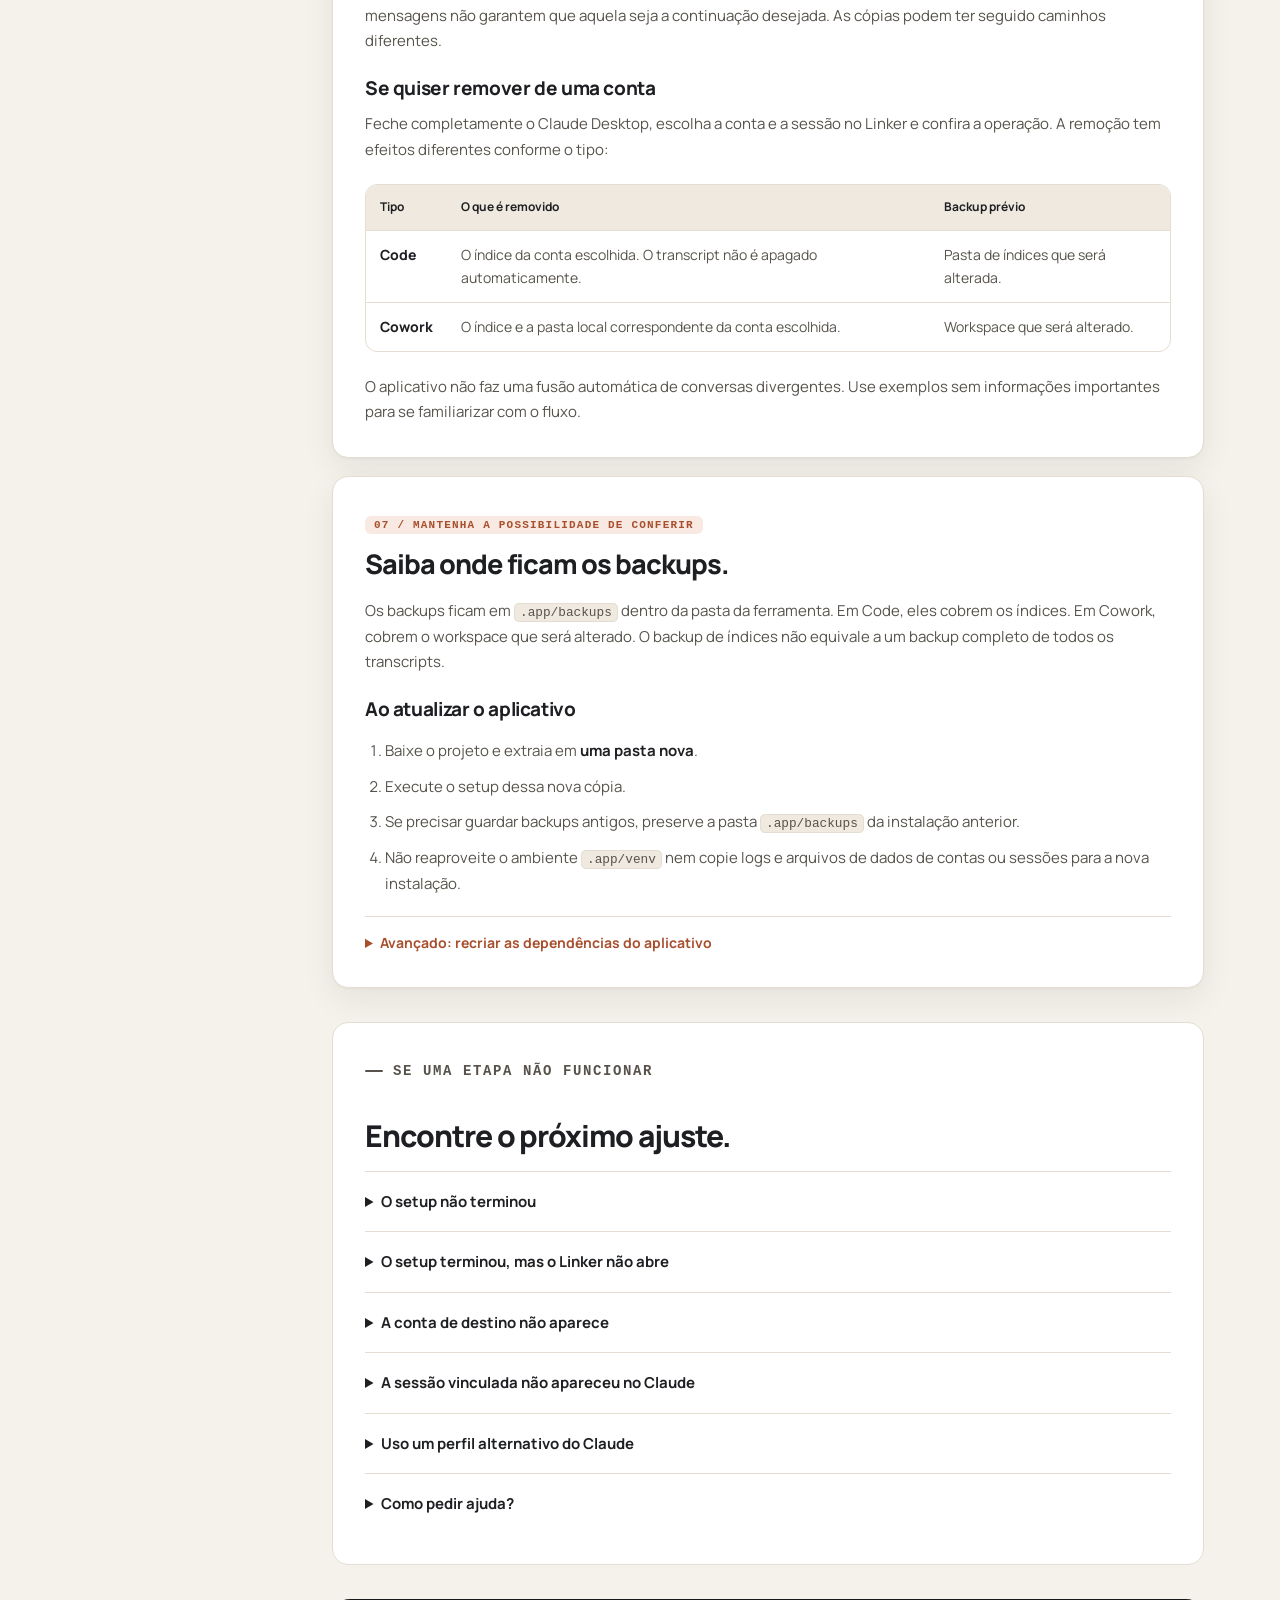
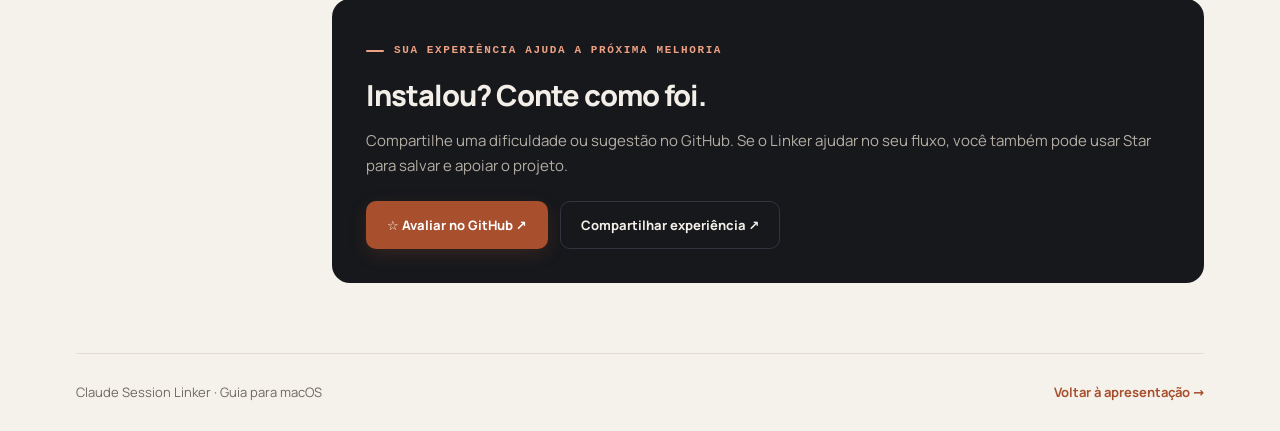
<file: docs/install-macos.html>
<!doctype html>
<html lang="pt-BR">
<head><meta charset="utf-8"><meta name="viewport" content="width=device-width,initial-scale=1"><meta name="theme-color" content="#f5f2ec"><title>Instalar no macOS | Claude Session Linker</title><meta name="description" content="Guia visual do Claude Session Linker para macOS: preparar o ambiente, executar o setup, configurar contas e conferir o primeiro vínculo."><link rel="canonical" href="https://brunoflma.github.io/claude-session-linker/install-macos.html"><meta property="og:type" content="website"><meta property="og:title" content="Claude Session Linker · Guia para macOS"><meta property="og:description" content="Da instalação ao primeiro vínculo, com passos claros e orientação sobre backups."><meta property="og:url" content="https://brunoflma.github.io/claude-session-linker/install-macos.html"><meta property="og:image" content="https://brunoflma.github.io/claude-session-linker/assets/social-preview.png"><meta name="twitter:card" content="summary_large_image"><link rel="icon" href="assets/favicon.svg" type="image/svg+xml"><link rel="stylesheet" href="assets/site.css?v=3"><link rel="stylesheet" href="assets/guide.css?v=3"><script src="assets/guide.js?v=1" defer></script></head>
<body><a class="skip" href="#conteudo">Pular para o conteúdo</a><header class="header guide-header"><div class="container header-inner"><a class="brand" href="index.html" aria-label="Claude Session Linker, apresentação"><img class="brand-icon" src="assets/favicon.svg" alt="" width="36" height="36"><span>Session<span class="brand-accent">Linker</span><small>PARA CLAUDE DESKTOP</small></span></a><nav class="guide-nav" aria-label="Navegação principal"><a class="back-link" href="index.html">← Voltar à apresentação</a><a class="nav-cta" href="https://github.com/brunoflma/claude-session-linker" target="_blank" rel="noopener noreferrer">☆ Ver no GitHub ↗</a></nav></div></header>
<main id="conteudo"><section class="container guide-hero"><p class="eyebrow">GUIA DE INSTALAÇÃO · MACOS</p><h1>Prepare o Linker no macOS.<br><em>Depois, escolha de onde seguir.</em></h1><p>Da preparação do computador ao primeiro vínculo: siga as etapas abaixo para instalar a ferramenta e entender o que acontece com suas sessões.</p><div class="guide-switch"><span class="selected">macOS</span><span>·</span><a href="install-windows.html">Uso Windows</a><span>·</span><a href="index.html#instalar">Prefiro configurar com meu agente de IA</a></div></section>
<div class="container guide-grid"><aside class="guide-index"><span class="small-label">NESTE GUIA</span><nav aria-label="Etapas da instalação"><a href="#requisitos">01 · Preparar o computador</a><a href="#baixar">02 · Baixar e extrair</a><a href="#setup">03 · Executar o setup</a><a href="#contas">04 · Preparar as contas</a><a href="#vincular">05 · Criar um vínculo</a><a href="#comparar">06 · Comparar e remover</a><a href="#backups">07 · Backups e atualização</a><a href="#ajuda">Resolver um problema</a></nav><a class="agent-shortcut" href="index.html#instalar">Quer ajuda para instalar?<br>Copie o prompt para seu agente →</a></aside>
<div class="guide-content">
<section class="guide-step" id="requisitos"><span class="step-label">01 / ANTES DE COMEÇAR</span><h2>Confira o que você precisa.</h2><ul><li><strong>Claude Desktop instalado</strong> no computador em que você vai usar a ferramenta.</li><li><strong>Contas já usadas nesse computador.</strong> Para vincular entre contas, a origem e o destino precisam ter seus dados locais preparados.</li><li><strong>Python 3.11 ou superior com tkinter. Quando o Python encontrado não inclui tkinter, o setup pode precisar do Homebrew e da fórmula python-tk correspondente.</strong></li><li><strong>Acesso à internet para o primeiro setup.</strong> As operações de sessão depois usam os dados locais.</li></ul><div class="guide-result"><b>ANTES DE CONTINUAR</b>Você está usando o guia de macOS e tem uma pasta gravável pelo seu usuário para guardar o projeto.</div></section>
<section class="guide-step" id="baixar"><span class="step-label">02 / NO SEU COMPUTADOR</span><h2>Baixe e extraia o projeto inteiro.</h2><ol><li>Abra a <strong>última release estável</strong> e escolha o pacote de macOS, ou use o download direto abaixo.</li><li>Extraia o arquivo em uma pasta permanente. Não execute de dentro do visualizador de ZIP.</li><li>Mantenha os iniciadores junto da pasta <code>.app</code>. Ela contém o código e os arquivos necessários para o setup.</li></ol><a class="button primary" href="https://github.com/brunoflma/claude-session-linker/releases/latest/download/claude-session-linker-macos.zip">Baixar para macOS <span aria-hidden="true">↓</span></a><div class="guide-result"><b>O QUE VOCÊ DEVE ENCONTRAR</b>O arquivo <code>00 - Setup Claude Session Linker.command</code>, o iniciador <code>Claude Session Linker.command</code> e a pasta <code>.app</code> no mesmo local. No macOS, pastas que começam com ponto podem ficar ocultas no Finder.</div></section>
<section class="guide-step" id="setup"><span class="step-label">03 / INSTALAÇÃO LOCAL</span><h2>Execute o setup uma vez.</h2><ol><li>Use o botão direito em <code>00 - Setup Claude Session Linker.command</code> e escolha <strong>Abrir</strong>.</li><li>Acompanhe a configuração no Terminal. O primeiro setup usa internet para instalar dependências e pode precisar do Homebrew para disponibilizar o tkinter.</li><li>Quando terminar, pressione Enter para abrir ou use <code>Claude Session Linker.command</code>.</li></ol><p>O setup cria <code>.app/venv</code> e instala customtkinter, darkdetect e pillow. O resultado da configuração fica em <code>.app/logs/setup-result.txt</code>.</p><details class="guide-details"><summary>O macOS bloqueou o arquivo ou o .command não abre</summary><div><p>O projeto usa scripts locais, sem assinatura ou notarização como aplicativo macOS. Confira a origem do download. Use botão direito → Abrir; se o macOS solicitar uma autorização adicional, revise o aviso nas configurações de Privacidade e Segurança.</p><p>Se o arquivo perdeu a permissão de execução, abra o Terminal na pasta extraída e use:</p><div class="guide-command"><div class="command-top"><span>PERMISSÕES DOS INICIADORES</span><button data-copy="permissions" aria-label="Copiar permissões dos iniciadores" disabled>Copiar</button></div><pre id="permissions">chmod +x "00 - Setup Claude Session Linker.command" "Claude Session Linker.command" ".app/setup.sh"</pre></div><p>Depois, abra novamente o setup. Não use sudo para contornar falhas de permissão na pasta do projeto.</p></div></details><div class="guide-result"><b>ANTES DE CONTINUAR</b>O setup terminou sem erro e o Linker consegue abrir. A instalação prepara a ferramenta; você ainda vai escolher as contas e as sessões.</div></section>
<section class="guide-step" id="contas"><span class="step-label">04 / NO CLAUDE DESKTOP</span><h2>Prepare cada conta e feche o Claude.</h2><ol><li>Abra o Claude Desktop e entre em cada conta que pretende usar.</li><li>Em cada uma, abra a aba <strong>Code</strong> ou <strong>Cowork</strong> pelo menos uma vez para criar os dados correspondentes.</li><li>Salve o que estiver em andamento e encerre completamente o Claude antes de vincular ou remover sessões.</li></ol><div class="guide-callout"><strong>Como encerrar no macOS</strong>No macOS, use Claude → Encerrar ou Cmd+Q. Fechar apenas a janela não encerra o aplicativo.</div><div class="guide-result"><b>ANTES DE CONTINUAR</b>A origem e o destino foram usados nesse computador e o Claude Desktop está completamente fechado.</div></section>
<section class="guide-step" id="vincular"><span class="step-label">05 / NO SESSION LINKER</span><h2>Escolha a sessão e o destino.</h2><ol><li>Abra <code>Claude Session Linker.command</code>.</li><li>Escolha <strong>Code</strong> ou <strong>Cowork</strong> e localize a sessão na conta de origem.</li><li>Use <strong>Vincular a outra conta</strong> e selecione a conta de destino.</li><li>Confira a sessão e a conta escolhidas antes de confirmar. O aplicativo cria um backup antes da alteração.</li><li>Reabra o Claude Desktop na conta de destino e confira a barra lateral.</li></ol><div class="guide-table-wrap"><table class="guide-table"><thead><tr><th scope="col">Tipo</th><th scope="col">O que o vínculo faz</th></tr></thead><tbody><tr><td>Code</td><td>Copia o índice e clona o transcript local. Cada conta pode continuar de forma independente.</td></tr><tr><td>Cowork</td><td>Copia o índice e a pasta local da conversa para o workspace de destino.</td></tr></tbody></table></div><div class="guide-result"><b>COMO CONFERIR</b>A sessão aparece na conta de destino depois de reabrir o Claude. O vínculo não mantém as cópias sincronizadas automaticamente.</div></section>
<section class="guide-step" id="comparar"><span class="step-label">06 / ESCOLHA COM CONTEXTO</span><h2>Compare antes de decidir.</h2><p>Use <strong>Comparar</strong> para consultar a quantidade de mensagens e a atividade disponível nos arquivos locais. Mais mensagens não garantem que aquela seja a continuação desejada. As cópias podem ter seguido caminhos diferentes.</p><h3>Se quiser remover de uma conta</h3><p>Feche completamente o Claude Desktop, escolha a conta e a sessão no Linker e confira a operação. A remoção tem efeitos diferentes conforme o tipo:</p><div class="guide-table-wrap"><table class="guide-table"><thead><tr><th scope="col">Tipo</th><th scope="col">O que é removido</th><th scope="col">Backup prévio</th></tr></thead><tbody><tr><td>Code</td><td>O índice da conta escolhida. O transcript não é apagado automaticamente.</td><td>Pasta de índices que será alterada.</td></tr><tr><td>Cowork</td><td>O índice e a pasta local correspondente da conta escolhida.</td><td>Workspace que será alterado.</td></tr></tbody></table></div><p>O aplicativo não faz uma fusão automática de conversas divergentes. Use exemplos sem informações importantes para se familiarizar com o fluxo.</p></section>
<section class="guide-step" id="backups"><span class="step-label">07 / MANTENHA A POSSIBILIDADE DE CONFERIR</span><h2>Saiba onde ficam os backups.</h2><p>Os backups ficam em <code>.app/backups</code> dentro da pasta da ferramenta. Em Code, eles cobrem os índices. Em Cowork, cobrem o workspace que será alterado. O backup de índices não equivale a um backup completo de todos os transcripts.</p><h3>Ao atualizar o aplicativo</h3><ol><li>Baixe o projeto e extraia em <strong>uma pasta nova</strong>.</li><li>Execute o setup dessa nova cópia.</li><li>Se precisar guardar backups antigos, preserve a pasta <code>.app/backups</code> da instalação anterior.</li><li>Não reaproveite o ambiente <code>.app/venv</code> nem copie logs e arquivos de dados de contas ou sessões para a nova instalação.</li></ol><details class="guide-details"><summary>Avançado: recriar as dependências do aplicativo</summary><div><p>Quando o ambiente Python da ferramenta estiver incompleto ou corrompido, abra o terminal na pasta extraída e execute o comando abaixo. Ele recria o ambiente de dependências e executa o setup novamente.</p><div class="guide-command"><div class="command-top"><span>RECRIAR O AMBIENTE PYTHON</span><button data-copy="recreate" aria-label="Copiar recriar o ambiente python" disabled>Copiar</button></div><pre id="recreate">bash ".app/setup.sh" --recreate-venv --pause-on-exit</pre></div><p>Confirme que você está na pasta da instalação que pretende reparar. Esse procedimento não é um roteiro de restauração de conversas.</p></div></details></section>
<section class="guide-faq" id="ajuda"><p class="eyebrow">SE UMA ETAPA NÃO FUNCIONAR</p><h2>Encontre o próximo ajuste.</h2><details><summary>O setup não terminou</summary><p>Confira a mensagem na janela de configuração e o arquivo <code>.app/logs/setup-result.txt</code>. Use uma pasta gravável pelo seu usuário e tente novamente depois de corrigir o requisito ausente.</p><div class="guide-command"><div class="command-top"><span>EXECUTAR SETUP COM SAÍDA VISÍVEL</span><button data-copy="diagnose" aria-label="Copiar executar setup com saída visível" disabled>Copiar</button></div><pre id="diagnose">bash ".app/setup.sh" --pause-on-exit</pre></div></details><details><summary>O setup terminou, mas o Linker não abre</summary><p>Confira se o projeto foi extraído inteiro e se o iniciador está junto da pasta <code>.app</code>. O log de abertura fica em <code>.app/logs/session-linker-error.log</code>. Remova dados sensíveis antes de compartilhar qualquer trecho para diagnóstico.</p></details><details><summary>A conta de destino não aparece</summary><p>Entre nessa conta no Claude Desktop do mesmo computador e abra Code ou Cowork pelo menos uma vez. Depois, feche o Claude e atualize a lista no Linker. A aba escolhida deve corresponder ao tipo de sessão que você quer usar.</p></details><details><summary>A sessão vinculada não apareceu no Claude</summary><p>Encerre completamente o Claude Desktop, reabra e entre na conta de destino correta. Confira também se você está olhando a aba Code ou Cowork correspondente à sessão.</p></details><details><summary>Uso um perfil alternativo do Claude</summary><p>O aplicativo reconhece perfis locais, incluindo Claude-3p. Para restringir a execução a uma raiz específica, consulte a seção de perfis no <a href="https://github.com/brunoflma/claude-session-linker/blob/main/GUIA-MACOS.md">guia técnico do repositório</a>.</p></details><details><summary>Como pedir ajuda?</summary><p>Informe macOS, a versão ou commit utilizado, Code ou Cowork e a etapa em que o problema ocorreu. Não envie transcripts, backups, credenciais, rótulos ou identificadores de contas à issue.</p></details></section>
<section class="guide-finish"><p class="eyebrow">SUA EXPERIÊNCIA AJUDA A PRÓXIMA MELHORIA</p><h2>Instalou? Conte como foi.</h2><p>Compartilhe uma dificuldade ou sugestão no GitHub. Se o Linker ajudar no seu fluxo, você também pode usar Star para salvar e apoiar o projeto.</p><div class="actions"><a class="button primary" href="https://github.com/brunoflma/claude-session-linker" target="_blank" rel="noopener noreferrer">☆ Avaliar no GitHub ↗</a><a class="button secondary" href="https://github.com/brunoflma/claude-session-linker/issues/new?template=experiencia.yml" target="_blank" rel="noopener noreferrer">Compartilhar experiência ↗</a></div></section>
</div></div></main><footer class="container guide-footer"><span>Claude Session Linker · Guia para macOS</span><a href="index.html">Voltar à apresentação →</a></footer><div id="status" class="toast" role="status" aria-live="polite"></div><dialog id="copy-dialog"><form method="dialog"><h2>Copie o comando</h2><p>A cópia automática não está disponível. Selecione e copie o conteúdo abaixo.</p><textarea id="copy-fallback" readonly aria-label="Comando para copiar"></textarea><button class="button primary">Concluir</button></form></dialog></body></html>
</file>
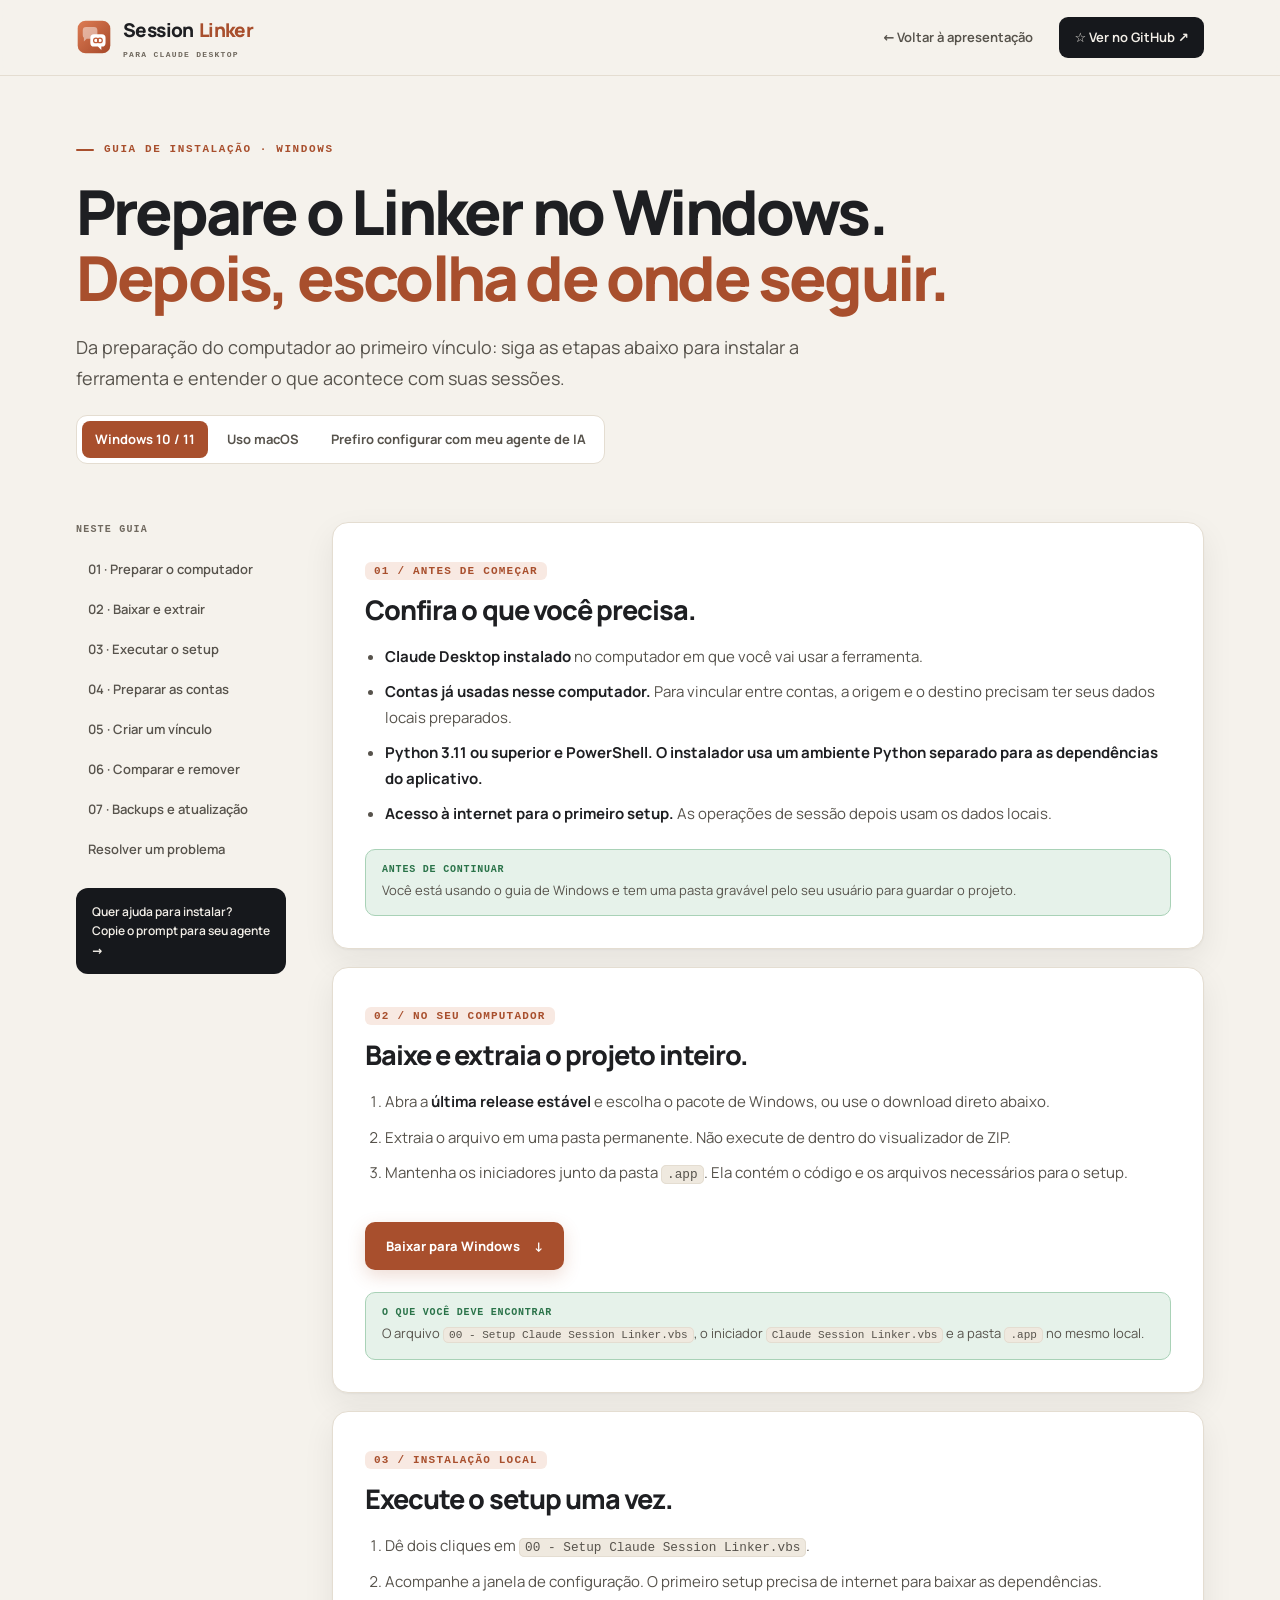
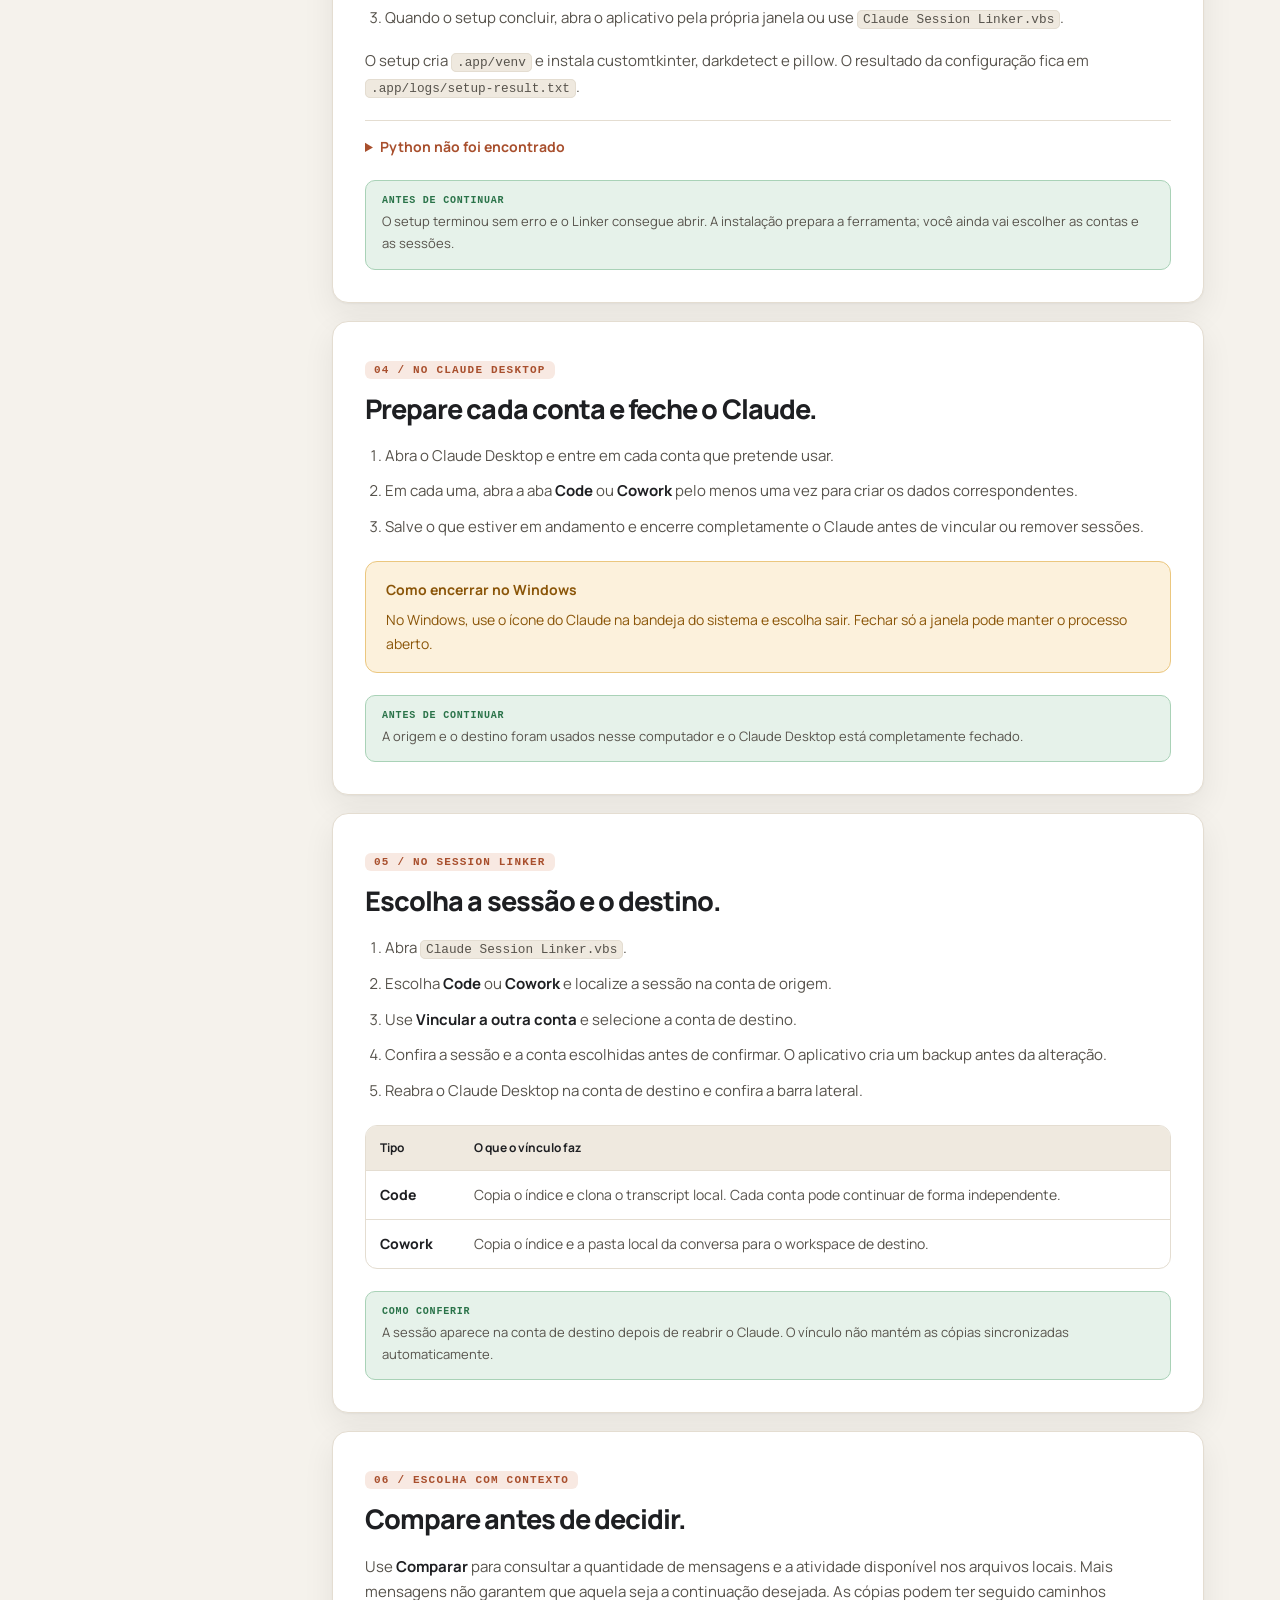
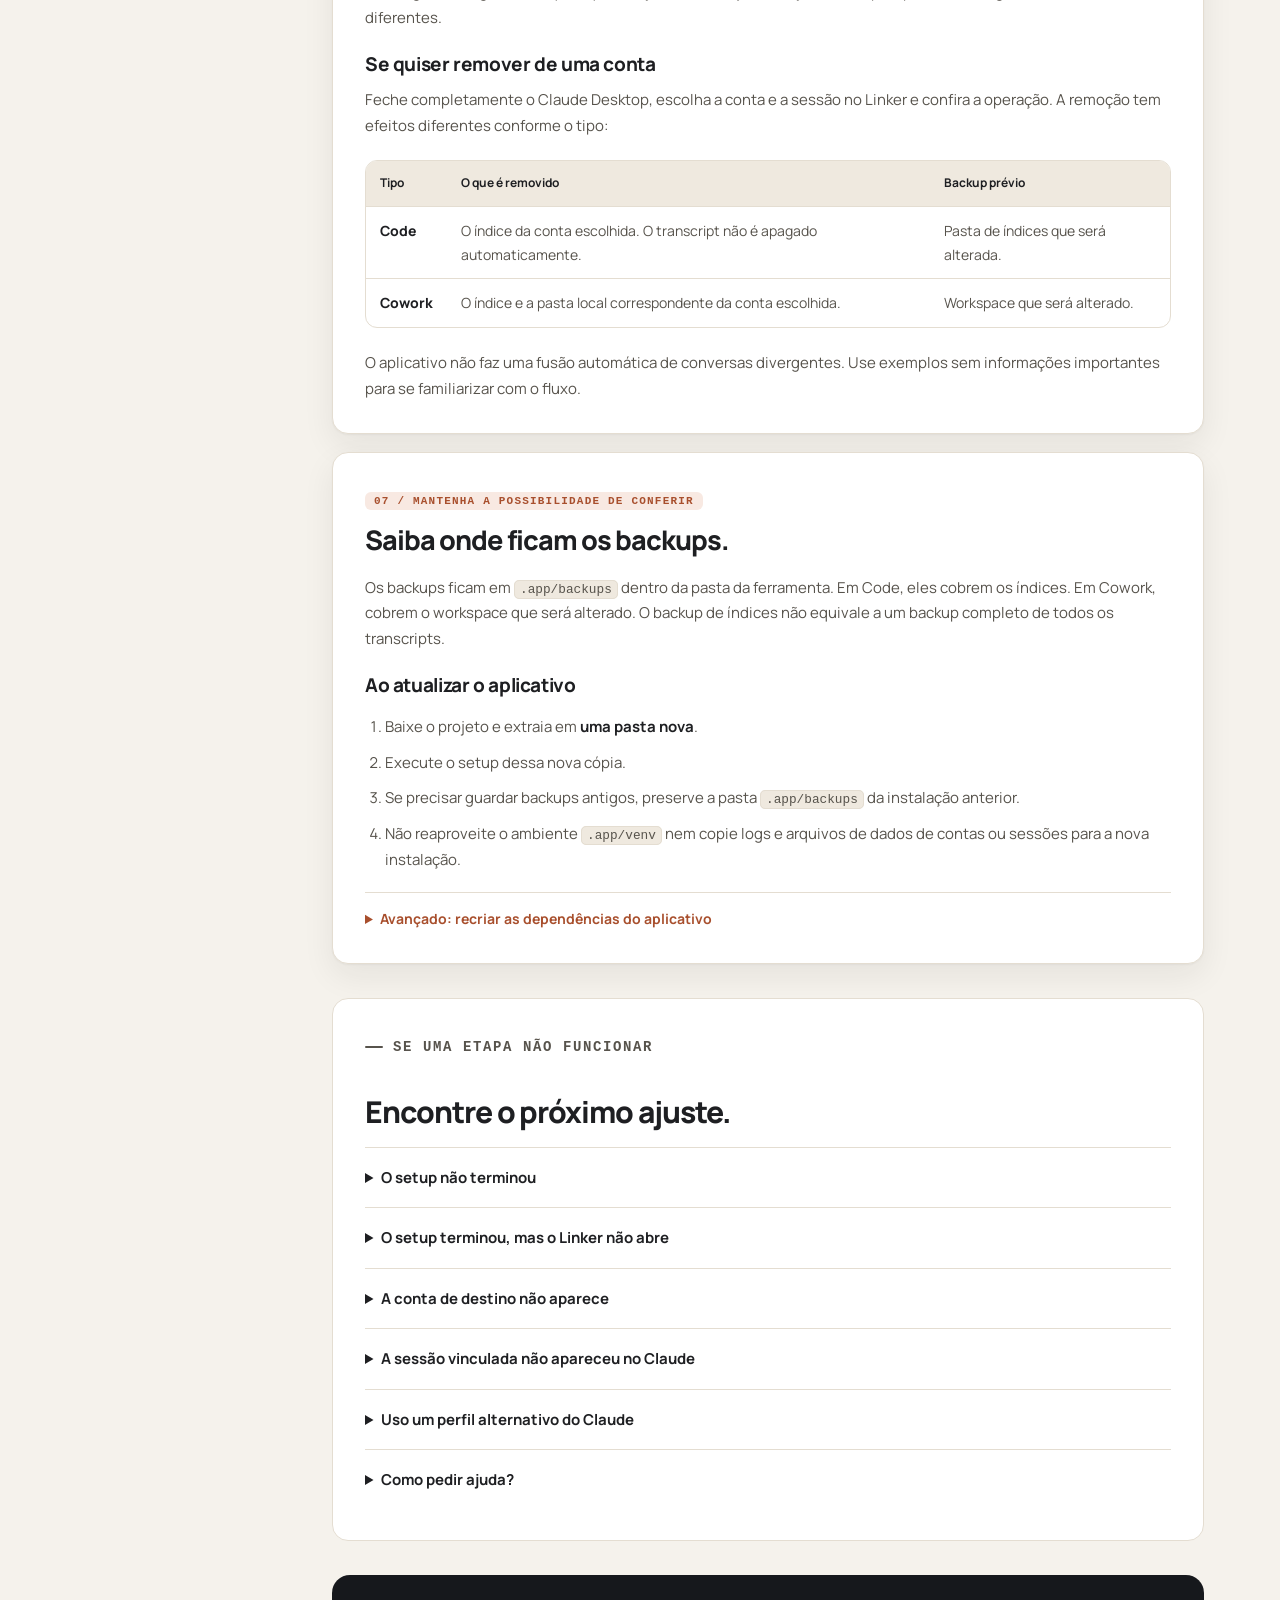
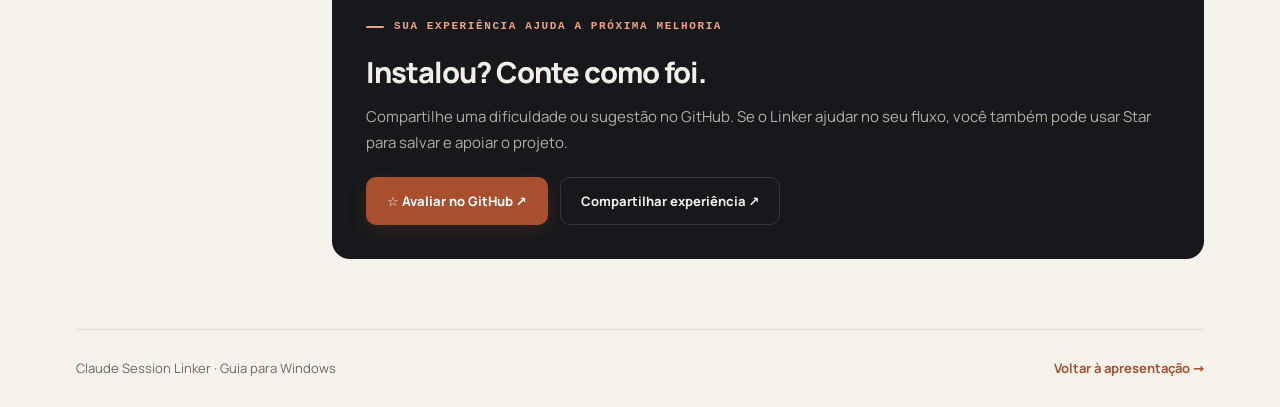
<file: docs/install-windows.html>
<!doctype html>
<html lang="pt-BR">
<head><meta charset="utf-8"><meta name="viewport" content="width=device-width,initial-scale=1"><meta name="theme-color" content="#f5f2ec"><title>Instalar no Windows | Claude Session Linker</title><meta name="description" content="Guia visual do Claude Session Linker para Windows: preparar o ambiente, executar o setup, configurar contas e conferir o primeiro vínculo."><link rel="canonical" href="https://brunoflma.github.io/claude-session-linker/install-windows.html"><meta property="og:type" content="website"><meta property="og:title" content="Claude Session Linker · Guia para Windows"><meta property="og:description" content="Da instalação ao primeiro vínculo, com passos claros e orientação sobre backups."><meta property="og:url" content="https://brunoflma.github.io/claude-session-linker/install-windows.html"><meta property="og:image" content="https://brunoflma.github.io/claude-session-linker/assets/social-preview.png"><meta name="twitter:card" content="summary_large_image"><link rel="icon" href="assets/favicon.svg" type="image/svg+xml"><link rel="stylesheet" href="assets/site.css?v=3"><link rel="stylesheet" href="assets/guide.css?v=3"><script src="assets/guide.js?v=1" defer></script></head>
<body><a class="skip" href="#conteudo">Pular para o conteúdo</a><header class="header guide-header"><div class="container header-inner"><a class="brand" href="index.html" aria-label="Claude Session Linker, apresentação"><img class="brand-icon" src="assets/favicon.svg" alt="" width="36" height="36"><span>Session<span class="brand-accent">Linker</span><small>PARA CLAUDE DESKTOP</small></span></a><nav class="guide-nav" aria-label="Navegação principal"><a class="back-link" href="index.html">← Voltar à apresentação</a><a class="nav-cta" href="https://github.com/brunoflma/claude-session-linker" target="_blank" rel="noopener noreferrer">☆ Ver no GitHub ↗</a></nav></div></header>
<main id="conteudo"><section class="container guide-hero"><p class="eyebrow">GUIA DE INSTALAÇÃO · WINDOWS</p><h1>Prepare o Linker no Windows.<br><em>Depois, escolha de onde seguir.</em></h1><p>Da preparação do computador ao primeiro vínculo: siga as etapas abaixo para instalar a ferramenta e entender o que acontece com suas sessões.</p><div class="guide-switch"><span class="selected">Windows 10 / 11</span><span>·</span><a href="install-macos.html">Uso macOS</a><span>·</span><a href="index.html#instalar">Prefiro configurar com meu agente de IA</a></div></section>
<div class="container guide-grid"><aside class="guide-index"><span class="small-label">NESTE GUIA</span><nav aria-label="Etapas da instalação"><a href="#requisitos">01 · Preparar o computador</a><a href="#baixar">02 · Baixar e extrair</a><a href="#setup">03 · Executar o setup</a><a href="#contas">04 · Preparar as contas</a><a href="#vincular">05 · Criar um vínculo</a><a href="#comparar">06 · Comparar e remover</a><a href="#backups">07 · Backups e atualização</a><a href="#ajuda">Resolver um problema</a></nav><a class="agent-shortcut" href="index.html#instalar">Quer ajuda para instalar?<br>Copie o prompt para seu agente →</a></aside>
<div class="guide-content">
<section class="guide-step" id="requisitos"><span class="step-label">01 / ANTES DE COMEÇAR</span><h2>Confira o que você precisa.</h2><ul><li><strong>Claude Desktop instalado</strong> no computador em que você vai usar a ferramenta.</li><li><strong>Contas já usadas nesse computador.</strong> Para vincular entre contas, a origem e o destino precisam ter seus dados locais preparados.</li><li><strong>Python 3.11 ou superior e PowerShell. O instalador usa um ambiente Python separado para as dependências do aplicativo.</strong></li><li><strong>Acesso à internet para o primeiro setup.</strong> As operações de sessão depois usam os dados locais.</li></ul><div class="guide-result"><b>ANTES DE CONTINUAR</b>Você está usando o guia de Windows e tem uma pasta gravável pelo seu usuário para guardar o projeto.</div></section>
<section class="guide-step" id="baixar"><span class="step-label">02 / NO SEU COMPUTADOR</span><h2>Baixe e extraia o projeto inteiro.</h2><ol><li>Abra a <strong>última release estável</strong> e escolha o pacote de Windows, ou use o download direto abaixo.</li><li>Extraia o arquivo em uma pasta permanente. Não execute de dentro do visualizador de ZIP.</li><li>Mantenha os iniciadores junto da pasta <code>.app</code>. Ela contém o código e os arquivos necessários para o setup.</li></ol><a class="button primary" href="https://github.com/brunoflma/claude-session-linker/releases/latest/download/claude-session-linker-windows.zip">Baixar para Windows <span aria-hidden="true">↓</span></a><div class="guide-result"><b>O QUE VOCÊ DEVE ENCONTRAR</b>O arquivo <code>00 - Setup Claude Session Linker.vbs</code>, o iniciador <code>Claude Session Linker.vbs</code> e a pasta <code>.app</code> no mesmo local.</div></section>
<section class="guide-step" id="setup"><span class="step-label">03 / INSTALAÇÃO LOCAL</span><h2>Execute o setup uma vez.</h2><ol><li>Dê dois cliques em <code>00 - Setup Claude Session Linker.vbs</code>.</li><li>Acompanhe a janela de configuração. O primeiro setup precisa de internet para baixar as dependências.</li><li>Quando o setup concluir, abra o aplicativo pela própria janela ou use <code>Claude Session Linker.vbs</code>.</li></ol><p>O setup cria <code>.app/venv</code> e instala customtkinter, darkdetect e pillow. O resultado da configuração fica em <code>.app/logs/setup-result.txt</code>.</p><details class="guide-details"><summary>Python não foi encontrado</summary><div><p>Instale o <a href="https://www.python.org/downloads/windows/">Python para Windows</a>, abra novamente o setup e confira o resultado. Use uma pasta gravável pelo seu usuário; a instalação não exige executar como administrador.</p></div></details><div class="guide-result"><b>ANTES DE CONTINUAR</b>O setup terminou sem erro e o Linker consegue abrir. A instalação prepara a ferramenta; você ainda vai escolher as contas e as sessões.</div></section>
<section class="guide-step" id="contas"><span class="step-label">04 / NO CLAUDE DESKTOP</span><h2>Prepare cada conta e feche o Claude.</h2><ol><li>Abra o Claude Desktop e entre em cada conta que pretende usar.</li><li>Em cada uma, abra a aba <strong>Code</strong> ou <strong>Cowork</strong> pelo menos uma vez para criar os dados correspondentes.</li><li>Salve o que estiver em andamento e encerre completamente o Claude antes de vincular ou remover sessões.</li></ol><div class="guide-callout"><strong>Como encerrar no Windows</strong>No Windows, use o ícone do Claude na bandeja do sistema e escolha sair. Fechar só a janela pode manter o processo aberto.</div><div class="guide-result"><b>ANTES DE CONTINUAR</b>A origem e o destino foram usados nesse computador e o Claude Desktop está completamente fechado.</div></section>
<section class="guide-step" id="vincular"><span class="step-label">05 / NO SESSION LINKER</span><h2>Escolha a sessão e o destino.</h2><ol><li>Abra <code>Claude Session Linker.vbs</code>.</li><li>Escolha <strong>Code</strong> ou <strong>Cowork</strong> e localize a sessão na conta de origem.</li><li>Use <strong>Vincular a outra conta</strong> e selecione a conta de destino.</li><li>Confira a sessão e a conta escolhidas antes de confirmar. O aplicativo cria um backup antes da alteração.</li><li>Reabra o Claude Desktop na conta de destino e confira a barra lateral.</li></ol><div class="guide-table-wrap"><table class="guide-table"><thead><tr><th scope="col">Tipo</th><th scope="col">O que o vínculo faz</th></tr></thead><tbody><tr><td>Code</td><td>Copia o índice e clona o transcript local. Cada conta pode continuar de forma independente.</td></tr><tr><td>Cowork</td><td>Copia o índice e a pasta local da conversa para o workspace de destino.</td></tr></tbody></table></div><div class="guide-result"><b>COMO CONFERIR</b>A sessão aparece na conta de destino depois de reabrir o Claude. O vínculo não mantém as cópias sincronizadas automaticamente.</div></section>
<section class="guide-step" id="comparar"><span class="step-label">06 / ESCOLHA COM CONTEXTO</span><h2>Compare antes de decidir.</h2><p>Use <strong>Comparar</strong> para consultar a quantidade de mensagens e a atividade disponível nos arquivos locais. Mais mensagens não garantem que aquela seja a continuação desejada. As cópias podem ter seguido caminhos diferentes.</p><h3>Se quiser remover de uma conta</h3><p>Feche completamente o Claude Desktop, escolha a conta e a sessão no Linker e confira a operação. A remoção tem efeitos diferentes conforme o tipo:</p><div class="guide-table-wrap"><table class="guide-table"><thead><tr><th scope="col">Tipo</th><th scope="col">O que é removido</th><th scope="col">Backup prévio</th></tr></thead><tbody><tr><td>Code</td><td>O índice da conta escolhida. O transcript não é apagado automaticamente.</td><td>Pasta de índices que será alterada.</td></tr><tr><td>Cowork</td><td>O índice e a pasta local correspondente da conta escolhida.</td><td>Workspace que será alterado.</td></tr></tbody></table></div><p>O aplicativo não faz uma fusão automática de conversas divergentes. Use exemplos sem informações importantes para se familiarizar com o fluxo.</p></section>
<section class="guide-step" id="backups"><span class="step-label">07 / MANTENHA A POSSIBILIDADE DE CONFERIR</span><h2>Saiba onde ficam os backups.</h2><p>Os backups ficam em <code>.app/backups</code> dentro da pasta da ferramenta. Em Code, eles cobrem os índices. Em Cowork, cobrem o workspace que será alterado. O backup de índices não equivale a um backup completo de todos os transcripts.</p><h3>Ao atualizar o aplicativo</h3><ol><li>Baixe o projeto e extraia em <strong>uma pasta nova</strong>.</li><li>Execute o setup dessa nova cópia.</li><li>Se precisar guardar backups antigos, preserve a pasta <code>.app/backups</code> da instalação anterior.</li><li>Não reaproveite o ambiente <code>.app/venv</code> nem copie logs e arquivos de dados de contas ou sessões para a nova instalação.</li></ol><details class="guide-details"><summary>Avançado: recriar as dependências do aplicativo</summary><div><p>Quando o ambiente Python da ferramenta estiver incompleto ou corrompido, abra o terminal na pasta extraída e execute o comando abaixo. Ele recria o ambiente de dependências e executa o setup novamente.</p><div class="guide-command"><div class="command-top"><span>RECRIAR O AMBIENTE PYTHON</span><button data-copy="recreate" aria-label="Copiar recriar o ambiente python" disabled>Copiar</button></div><pre id="recreate">powershell -NoProfile -ExecutionPolicy Bypass -File .app\setup.ps1 -RecreateVenv -PauseOnExit</pre></div><p>Confirme que você está na pasta da instalação que pretende reparar. Esse procedimento não é um roteiro de restauração de conversas.</p></div></details></section>
<section class="guide-faq" id="ajuda"><p class="eyebrow">SE UMA ETAPA NÃO FUNCIONAR</p><h2>Encontre o próximo ajuste.</h2><details><summary>O setup não terminou</summary><p>Confira a mensagem na janela de configuração e o arquivo <code>.app/logs/setup-result.txt</code>. Use uma pasta gravável pelo seu usuário e tente novamente depois de corrigir o requisito ausente.</p><div class="guide-command"><div class="command-top"><span>EXECUTAR SETUP COM SAÍDA VISÍVEL</span><button data-copy="diagnose" aria-label="Copiar executar setup com saída visível" disabled>Copiar</button></div><pre id="diagnose">powershell -NoProfile -ExecutionPolicy Bypass -File .app\setup.ps1 -PauseOnExit</pre></div></details><details><summary>O setup terminou, mas o Linker não abre</summary><p>Confira se o projeto foi extraído inteiro e se o iniciador está junto da pasta <code>.app</code>. O log de abertura fica em <code>.app/logs/session-linker-error.log</code>. Remova dados sensíveis antes de compartilhar qualquer trecho para diagnóstico.</p></details><details><summary>A conta de destino não aparece</summary><p>Entre nessa conta no Claude Desktop do mesmo computador e abra Code ou Cowork pelo menos uma vez. Depois, feche o Claude e atualize a lista no Linker. A aba escolhida deve corresponder ao tipo de sessão que você quer usar.</p></details><details><summary>A sessão vinculada não apareceu no Claude</summary><p>Encerre completamente o Claude Desktop, reabra e entre na conta de destino correta. Confira também se você está olhando a aba Code ou Cowork correspondente à sessão.</p></details><details><summary>Uso um perfil alternativo do Claude</summary><p>O aplicativo reconhece perfis locais, incluindo Claude-3p e instalações Windows Store/MSIX. Para restringir a execução a uma raiz específica, consulte a seção de perfis no <a href="https://github.com/brunoflma/claude-session-linker/blob/main/GUIA-WINDOWS.md">guia técnico do repositório</a>.</p></details><details><summary>Como pedir ajuda?</summary><p>Informe Windows, a versão ou commit utilizado, Code ou Cowork e a etapa em que o problema ocorreu. Não envie transcripts, backups, credenciais, rótulos ou identificadores de contas à issue.</p></details></section>
<section class="guide-finish"><p class="eyebrow">SUA EXPERIÊNCIA AJUDA A PRÓXIMA MELHORIA</p><h2>Instalou? Conte como foi.</h2><p>Compartilhe uma dificuldade ou sugestão no GitHub. Se o Linker ajudar no seu fluxo, você também pode usar Star para salvar e apoiar o projeto.</p><div class="actions"><a class="button primary" href="https://github.com/brunoflma/claude-session-linker" target="_blank" rel="noopener noreferrer">☆ Avaliar no GitHub ↗</a><a class="button secondary" href="https://github.com/brunoflma/claude-session-linker/issues/new?template=experiencia.yml" target="_blank" rel="noopener noreferrer">Compartilhar experiência ↗</a></div></section>
</div></div></main><footer class="container guide-footer"><span>Claude Session Linker · Guia para Windows</span><a href="index.html">Voltar à apresentação →</a></footer><div id="status" class="toast" role="status" aria-live="polite"></div><dialog id="copy-dialog"><form method="dialog"><h2>Copie o comando</h2><p>A cópia automática não está disponível. Selecione e copie o conteúdo abaixo.</p><textarea id="copy-fallback" readonly aria-label="Comando para copiar"></textarea><button class="button primary">Concluir</button></form></dialog></body></html>
</file>
<file: docs/assets/site.css>
/* Claude Session Linker site. Same tokens as the desktop app (.app/session_linker.py):
   warm paper workspace, dark rail bands, one terracotta accent. */
@font-face{font-family:Manrope;src:url('fonts/manrope.woff2') format('woff2');font-style:normal;font-weight:200 800;font-display:swap}

:root{
  --paper:#f5f2ec;--paper2:#efe9df;--card:#fff;--line:#e4ddd1;--line2:#d4cbbc;
  --ink:#1e1f22;--ink2:#57534c;--ink3:#6f685e;
  --accent:#a84f2d;--accent-h:#8f4226;--accent-text:#a84f2d;--accent-soft:#f8e9e2;--accent-line:#ebc3b3;
  --ok:#2a7349;--ok-bg:#e6f2ea;--ok-line:#a9d2b7;--info:#2b5d84;--info-bg:#e5eef6;--warn:#8a5508;--warn-bg:#fcf1dc;--warn-line:#ebc77f;
  --rail:#16181c;--rail2:#1f2228;--rail3:#2a2e36;--rail-line:#30353e;--rail-txt:#f3efe8;--rail-txt2:#b4aea4;--rail-txt3:#8b939c;--live:#5fbf7f;
  --mono:ui-monospace,Consolas,'SF Mono',Menlo,'Liberation Mono',monospace;
  --shadow:0 1px 2px #1e1f220a,0 12px 32px #1e1f2212;
  color-scheme:light;
}
/* Text in the accent color must reach WCAG AA (4.5:1); on dark bands it
   switches to a light salmon, while buttons keep the accent background. */
.demo-section,.final-cta,.download-row,.guide-finish{--accent-text:#f0a184}
/* Dark bands reuse every component by remapping the tokens. */
.demo-section{
  --paper:var(--rail);--paper2:var(--rail2);--card:var(--rail2);--line:var(--rail-line);--line2:#3b414b;
  --ink:var(--rail-txt);--ink2:var(--rail-txt2);--ink3:var(--rail-txt3);
  --accent-soft:#3a2721;--accent-line:#6b3f30;--ok:#7fd29b;--ok-bg:#1d3326;--ok-line:#2f5a3e;--info:#8fbbe0;--info-bg:#1c2a38;
  --shadow:none;color-scheme:dark;background:var(--rail);color:var(--rail-txt);
}

*{box-sizing:border-box}
html{scroll-behavior:smooth;scroll-padding-top:96px}
body{margin:0;background:var(--paper);color:var(--ink);font:16px/1.7 Manrope,'Segoe UI',system-ui,sans-serif;-webkit-font-smoothing:antialiased}
a{color:inherit;text-decoration:none}
button,textarea{font:inherit}
a,button{touch-action:manipulation}
button{cursor:pointer}
button:disabled{opacity:.5;cursor:default}
:is(button,a,summary,textarea,[tabindex]):focus-visible{outline:3px solid var(--accent);outline-offset:4px;border-radius:6px}
h1,h2,h3,h4,p{margin:0}
h1,h2,h3,h4{line-height:1.12;letter-spacing:-.035em;color:var(--ink)}
h2{font-size:clamp(32px,4.2vw,50px);font-weight:780}
h3{font-size:22px;letter-spacing:-.02em;font-weight:750}
em{font-style:normal;color:var(--accent-text)}
code,kbd,pre{font-family:var(--mono)}
code{font-size:.85em;overflow-wrap:anywhere;background:var(--paper2);border:1px solid var(--line);border-radius:5px;padding:1px 5px}
kbd{font-size:11px;padding:2px 7px;border:1px solid var(--line2);border-bottom-width:2px;border-radius:5px;background:var(--card)}
img{max-width:100%}
ol,ul{padding-left:1.25em}
[hidden]{display:none!important}

.container{--gutter:36px;max-width:1200px;margin-inline:auto;padding-inline:var(--gutter)}
.section{padding-block:96px}
.section-heading{max-width:780px;margin-bottom:44px}
.section-heading>p:last-child:not(.eyebrow){font-size:17px;color:var(--ink2);max-width:660px;margin-top:20px}
.eyebrow{display:inline-flex;align-items:center;gap:10px;font:700 11px/1.6 var(--mono);letter-spacing:1.6px;color:var(--accent-text);margin-bottom:20px}
.eyebrow::before{content:"";width:18px;height:2px;border-radius:2px;background:currentColor}
.small-label{font:700 10px/1.6 var(--mono);letter-spacing:1.2px;color:var(--ink3)}
.skip{position:fixed;top:-100px;left:20px;background:var(--accent);color:#fff;padding:12px 20px;border-radius:8px;z-index:100}
.skip:focus{top:10px}

/* Header */
.header{height:76px;position:sticky;top:0;z-index:30;background:#f5f2ecea;backdrop-filter:saturate(1.4) blur(14px);border-bottom:1px solid var(--line)}
.header-inner{height:100%;display:flex;align-items:center;justify-content:space-between;gap:24px}
.brand{display:inline-flex;align-items:center;gap:11px;font-size:19px;font-weight:800;letter-spacing:-.6px;white-space:nowrap;color:var(--ink)}
.brand-icon{width:36px;height:36px;flex:none;display:block}
.brand-accent{color:var(--accent-text);margin-left:5px}
.brand small{display:block;font:700 8px/1.5 var(--mono);letter-spacing:1.3px;color:var(--ink3);margin-top:2px}
.header nav{display:flex;gap:26px;align-items:center;font-size:13px;font-weight:650;color:var(--ink2)}
nav a:hover{color:var(--accent-text)}
.nav-cta{padding:9px 15px;border-radius:9px;background:var(--rail);color:var(--rail-txt)!important}
.nav-cta:hover{background:var(--rail3)}
.menu-toggle{display:none}

/* Buttons */
.actions{display:flex;align-items:center;gap:12px;flex-wrap:wrap}
.button{display:inline-flex;align-items:center;justify-content:center;gap:14px;padding:14px 20px;border:1px solid transparent;border-radius:10px;font-size:13px;line-height:1.4;font-weight:750;text-align:center;transition:background .18s,border-color .18s,transform .18s,box-shadow .18s}
.button:hover{transform:translateY(-1px)}
.button.primary{background:var(--accent);color:#fff;box-shadow:0 6px 18px #a84f2d33}
.button.primary:hover{background:var(--accent-h)}
.button.secondary{background:var(--card);color:var(--ink);border-color:var(--line2)}
.button.secondary:hover{border-color:var(--ink3)}
.text-link{display:block;width:max-content;max-width:100%;font-size:13px;font-weight:650;color:var(--accent-text);margin-top:16px;text-decoration:underline;text-underline-offset:4px}

/* Hero */
.hero{display:grid;grid-template-columns:1fr 1.08fr;gap:56px;align-items:center;padding-block:72px 80px}
.hero h1{font-size:clamp(42px,5.6vw,68px);font-weight:800;letter-spacing:-.045em;line-height:1.05}
.hero h1 em{display:block;margin-top:6px}
.hero-lead{max-width:540px;font-size:18px;color:var(--ink2);margin:26px 0 30px}
.hero-foot{font-size:12px;color:var(--ink3);line-height:1.9;margin-top:22px}

/* Hero: replica of the desktop window, fictional data only */
.app-window{background:var(--card);border:1px solid var(--line2);border-radius:14px;overflow:hidden;box-shadow:0 2px 4px #1e1f220d,0 30px 70px #1e1f2224}
.app-titlebar{display:flex;align-items:center;gap:7px;height:34px;padding:0 14px;background:#ebe5db;border-bottom:1px solid var(--line)}
.app-titlebar>span{width:11px;height:11px;border-radius:50%;background:#d6cdbf}
.app-titlebar>span:first-child{background:#e2735f}.app-titlebar>span:nth-child(2){background:#e4b54f}.app-titlebar>span:nth-child(3){background:#6cbd76}
.app-titlebar b{margin-left:auto;margin-right:auto;font-size:11px;font-weight:650;color:var(--ink3);padding-right:40px}
.app-body{display:grid;grid-template-columns:172px 1fr;min-height:360px}
.app-rail{background:var(--rail);color:var(--rail-txt);padding:16px 12px;display:flex;flex-direction:column;gap:6px}
.app-brand{display:flex;align-items:center;gap:8px;font-size:12px;font-weight:800;margin:0 4px 10px}
.app-brand img{width:24px;height:24px}
.app-brand small{display:block;font-size:8px;font-weight:500;color:var(--rail-txt3)}
.app-seg{display:grid;grid-template-columns:1fr 1fr;padding:3px;background:var(--rail2);border-radius:7px;font-size:10px;font-weight:750;text-align:center;margin:0 4px 6px}
.app-seg span{padding:5px 0;border-radius:5px;color:var(--rail-txt2)}
.app-seg .on{background:var(--accent);color:#fff}
.app-label{font:700 8px var(--mono);letter-spacing:1px;color:var(--rail-txt3);margin:10px 4px 2px}
.app-acct{display:flex;align-items:center;gap:8px;padding:7px 6px;border-radius:7px;font-size:10.5px;font-weight:750;line-height:1.3}
.app-acct.on{background:var(--rail3)}
.app-acct i{display:grid;place-items:center;width:24px;height:24px;border-radius:6px;background:var(--rail2);color:#fff;font-style:normal;font-size:9px;font-weight:800;flex:none}
.app-acct i.a1{background:#4e9a6b}.app-acct i.a2{background:#3e7cb1}
.app-acct small{display:block;font-size:8.5px;font-weight:500;color:var(--rail-txt3)}
.app-acct small.live{color:var(--live)}
.app-main{background:var(--paper);padding:18px 18px 14px;display:flex;flex-direction:column;gap:9px;min-width:0}
.app-main h4{font-size:17px;font-weight:800;letter-spacing:-.02em}
.app-sub{font-size:10px;color:var(--ink2);margin-top:-6px}
.app-search{background:var(--card);border:1px solid var(--line2);border-radius:7px;padding:6px 10px;font-size:9.5px;color:var(--ink3);white-space:nowrap;overflow:hidden;text-overflow:ellipsis}
.app-card{display:flex;gap:10px;align-items:flex-start;background:var(--card);border:1px solid var(--line);border-radius:9px;padding:10px 11px}
.app-card>div:first-child{flex:1;min-width:0}
.app-card strong{display:block;font-size:11px;font-weight:800;white-space:nowrap;overflow:hidden;text-overflow:ellipsis}
.app-card small{display:block;font-size:9px;color:var(--ink2);margin-top:2px}
.app-chip{display:inline-block;margin-top:6px;font-size:8px;font-weight:650;padding:2px 6px;border-radius:4px;background:var(--info-bg);color:var(--info)}
.app-chip.warn{background:var(--warn-bg);color:var(--warn)}
.app-btns{display:flex;gap:4px;flex:none}
.app-btns span{font-size:8.5px;font-weight:700;padding:5px 7px;border-radius:5px;border:1px solid var(--line2);background:var(--card)}
.app-btns span.go{background:var(--accent);border-color:var(--accent);color:#fff}
.visual-bottom{padding:11px 16px;border-top:1px solid var(--line);text-align:center;color:var(--ink3);font:700 8.5px var(--mono);letter-spacing:.9px;background:var(--card)}

/* Principles strip */
.principles{display:grid;grid-template-columns:repeat(3,1fr);gap:16px;padding-block:0 8px}
.principles>div{display:flex;gap:16px;align-items:center;background:var(--card);border:1px solid var(--line);border-radius:12px;padding:18px 20px}
.principles strong{display:grid;place-items:center;min-width:74px;height:40px;border-radius:9px;background:var(--accent-soft);color:var(--accent-text);font-size:14px;letter-spacing:-.2px}
.principles>div:nth-child(2) strong{background:var(--info-bg);color:var(--info)}
.principles>div:last-child strong{background:var(--ok-bg);color:var(--ok)}
.principles span{font-size:13px;font-weight:750;line-height:1.35}
.principles small{display:block;font-size:12px;color:var(--ink2);font-weight:500;margin-top:4px}

/* Benefits, steps, boundaries: card grids */
.benefits,.boundaries{display:grid;grid-template-columns:repeat(3,1fr);gap:18px}
.benefits article,.boundaries article,.usage-steps li{background:var(--card);border:1px solid var(--line);border-radius:14px;padding:28px;box-shadow:var(--shadow)}
.benefits article>span,.usage-steps span{display:inline-grid;place-items:center;width:34px;height:34px;border-radius:9px;background:var(--accent-soft);color:var(--accent-text);font:800 12px var(--mono)}
.benefits h3{font-size:23px;margin:22px 0 14px}
.benefits p,.boundaries p,.usage-steps p{font-size:14px;color:var(--ink2)}
.boundaries h3{font-size:20px}
.boundaries p{margin-top:14px}
.boundaries article{border-top:3px solid var(--accent)}

/* Interactive demo (dark band) */
.demo-section,.install-section{padding-block:92px}
.install-section{background:var(--paper2);border-block:1px solid var(--line)}
.demo-controls{display:flex;justify-content:space-between;gap:18px;margin-bottom:18px;flex-wrap:wrap}
.kind-tabs,.action-tabs{display:flex;gap:4px;padding:4px;border-radius:10px;background:var(--rail2);border:1px solid var(--rail-line)}
.demo-controls button{border:0;border-radius:7px;background:transparent;color:var(--rail-txt2);padding:10px 18px;font-size:13px;font-weight:750}
.demo-controls button:hover{color:var(--rail-txt)}
.kind-tabs button[aria-selected=true]{background:var(--accent);color:#fff}
.action-tabs button[aria-selected=true]{background:var(--rail-txt);color:var(--rail)}
#operation{background:var(--rail2);border:1px solid var(--rail-line);border-radius:14px;overflow:hidden}
.scenario-top{display:flex;justify-content:space-between;gap:18px;border-bottom:1px solid var(--line);padding:16px 24px}
.scenario-top>span:last-child{font:700 11px var(--mono);color:var(--accent-text);background:var(--accent-soft);padding:2px 9px;border-radius:6px}
.scenario-grid{display:grid;grid-template-columns:1fr 40px 1fr;gap:16px;padding:26px}
.account-card{border:1px solid var(--line);border-radius:12px;padding:24px;background:var(--rail)}
.account-card h3{font-size:20px;margin-top:16px}
.account-card .message-count{font-size:36px;font-weight:800;letter-spacing:-1px;display:block;margin-top:18px;line-height:1.1}
.message-count small{font-size:12px;color:var(--ink3);font-weight:500;letter-spacing:0;display:block;margin-top:6px;line-height:1.5}
.account-card>p{font-size:13px;color:var(--ink2);margin-top:14px}
.account-card.target{border-color:var(--accent-line);background:linear-gradient(160deg,var(--accent-soft),var(--rail) 70%)}
.account-card.target .message-count{color:var(--accent-text)}
.scenario-arrow{align-self:center;justify-self:center;display:grid;place-items:center;width:40px;height:40px;border-radius:50%;background:var(--accent);color:#fff;font-size:20px;font-weight:700}
.scenario-explanation{display:flex;gap:16px;padding:22px 26px;border-top:1px solid var(--line);background:var(--rail)}
.explanation-icon{font-size:26px;color:var(--accent-text)}
.scenario-explanation h3{font-size:19px}
.scenario-explanation p{font-size:14px;color:var(--ink2);margin-top:10px;max-width:880px}
.scenario-explanation span:last-child:not(.explanation-icon){display:inline-block;margin-top:14px;color:var(--ok);background:var(--ok-bg);border-radius:6px;padding:4px 10px;font-size:12px;font-weight:650}
.demo-foot{display:flex;gap:24px;justify-content:space-between;align-items:center;margin-top:20px;font-size:13px;color:var(--ink2)}
.demo-foot a{color:var(--accent-text);font-weight:700;white-space:nowrap}
.demo-section .section-heading h2{color:var(--rail-txt)}

.usage-steps{list-style:none;padding:0;margin:0;display:grid;grid-template-columns:repeat(4,1fr);gap:18px}
.usage-steps h3{font-size:20px;margin:20px 0 12px}
.close-note{border:1px solid var(--warn-line);background:var(--warn-bg);color:var(--warn);padding:16px 22px;margin-top:26px;border-radius:12px;font-size:14px}
.close-note strong{color:var(--warn);margin-right:2px}
.close-note strong:not(:first-child){margin-left:22px}

/* Install */
.ai-install{display:grid;grid-template-columns:1.2fr 1fr;gap:34px 54px;border:1px solid var(--line);background:var(--card);border-radius:18px;padding:38px;box-shadow:var(--shadow)}
.ai-install .small-label{color:var(--accent-text)}
.ai-install h3{font-size:30px;margin-top:16px}
.ai-install p{font-size:15px;color:var(--ink2);margin:18px 0 24px;max-width:560px}
.ai-install>ol{list-style:none;padding:0;display:grid;gap:14px;align-content:center;margin:0}
.ai-install>ol li{display:flex;gap:14px;font-size:13px;color:var(--ink2);background:var(--paper);border:1px solid var(--line);border-radius:12px;padding:14px 16px}
.ai-install>ol b{font:800 12px var(--mono);width:34px;height:34px;display:grid;place-items:center;color:var(--accent-text);background:var(--accent-soft);border-radius:9px;flex:none}
.ai-install>ol strong{font-size:14px;display:block;color:var(--ink);margin-bottom:3px}
.prompt-details{grid-column:1/-1;border-top:1px solid var(--line);padding-top:18px}
.prompt-details summary{cursor:pointer;font-size:14px;color:var(--accent-text);font-weight:700}
.prompt-details pre{font-size:12px;line-height:1.85;white-space:pre-wrap;overflow-wrap:anywhere;max-height:390px;overflow:auto;background:var(--rail);border-radius:10px;padding:22px;color:var(--rail-txt2)}
.alternative-label{font:700 11px var(--mono);letter-spacing:1.3px;color:var(--ink3);margin:40px 0 18px}
.install-options{display:grid;grid-template-columns:1fr 1fr;gap:18px}
.install-options article{border:1px solid var(--line);border-radius:16px;padding:30px;background:var(--card);display:flex;flex-direction:column;align-items:flex-start}
.install-options .small-label{color:var(--accent-text)}
.install-options h3{font-size:25px;margin-top:12px}
.install-options ol{font-size:14px;color:var(--ink2);margin:20px 0 26px}
.install-options li+li{margin-top:10px}
.install-options .button{margin-top:auto}
.download-row{display:flex;align-items:center;justify-content:space-between;gap:40px;padding:30px;border-radius:16px;margin-top:18px;background:var(--rail);color:var(--rail-txt)}
.download-row h3{font-size:23px;color:var(--rail-txt)}
.download-row p{color:var(--rail-txt2);font-size:14px;margin-top:10px;max-width:600px}
.download-row code{background:var(--rail2);border-color:var(--rail-line);color:var(--rail-txt)}
.download-row .button{flex-shrink:0}
.release-note{font-size:12px;color:var(--ink3);margin-top:18px}
.release-note a{color:var(--accent-text);text-decoration:underline}

/* FAQ, final CTA, footer */
.faq{display:grid;grid-template-columns:1fr 1.15fr;gap:56px;padding-block:20px 90px}
.faq-list{background:var(--card);border:1px solid var(--line);border-radius:16px;padding:6px 24px}
.faq-list details+details{border-top:1px solid var(--line)}
.faq-list summary{padding:19px 0;cursor:pointer;font-size:15px;font-weight:700;list-style:none;display:flex;justify-content:space-between;gap:16px}
.faq-list summary::-webkit-details-marker{display:none}
.faq-list summary::after{content:"+";color:var(--accent-text);font-size:20px;line-height:1;transition:transform .18s}
.faq-list details[open] summary::after{transform:rotate(45deg)}
.faq-list details[open] summary{color:var(--accent-text)}
.faq-list p{color:var(--ink2);font-size:14px;padding:0 0 20px}
.final-cta{width:calc(100% - 72px);max-width:1128px;margin-bottom:70px;padding:52px;border-radius:22px;background:var(--rail);color:var(--rail-txt);display:grid;grid-template-columns:1.5fr 1fr;gap:48px;align-items:center;position:relative;overflow:hidden}
.final-cta::after{content:"";position:absolute;right:-90px;top:-90px;width:300px;height:300px;border-radius:50%;background:radial-gradient(circle,#c15f3c55,transparent 70%);pointer-events:none}
.final-cta h2{font-size:38px;color:var(--rail-txt)}
.final-cta p:not(.eyebrow){font-size:15px;color:var(--rail-txt2);max-width:620px;margin-top:20px}
.final-cta strong{color:var(--rail-txt)}
.final-cta .actions{flex-direction:column;align-items:stretch;position:relative;z-index:1}
.final-cta .button.secondary{background:transparent;color:var(--rail-txt);border-color:var(--rail-line)}
.final-cta .button.secondary:hover{border-color:var(--rail-txt3)}
/* Divider drawn inside the gutters so it lines up with the content width. */
.footer,.guide-footer{background:linear-gradient(var(--line),var(--line)) center top/calc(100% - 2 * var(--gutter)) 1px no-repeat}
.footer{display:flex;justify-content:space-between;gap:30px;padding-block:34px}
.footer .brand{font-size:17px}
.footer .brand-icon{width:30px;height:30px}
.footer p{font-size:12px;color:var(--ink3);margin-top:14px}
.footer p a{color:var(--accent-text)}
.footer>div:last-child{display:grid;grid-template-columns:1fr 1fr;gap:10px 26px;align-content:center;font-size:12px;color:var(--ink2)}
.footer a:hover{color:var(--accent-text)}

.toast{position:fixed;left:50%;bottom:22px;transform:translate(-50%,15px);opacity:0;pointer-events:none;padding:13px 20px;max-width:calc(100% - 35px);width:max-content;background:var(--rail);color:var(--rail-txt);border-radius:10px;font-size:13px;font-weight:650;box-shadow:0 10px 30px #0004;transition:opacity .2s,transform .2s;z-index:100}
.toast.visible{opacity:1;transform:translate(-50%,0)}
dialog{width:min(630px,calc(100% - 36px));background:var(--card);color:var(--ink);border:1px solid var(--line);border-radius:16px;padding:28px;box-shadow:0 30px 80px #0003}
dialog::backdrop{background:#16181cb3}
dialog h2{font-size:28px}
dialog p{font-size:14px;color:var(--ink2);margin:16px 0}
dialog textarea{display:block;width:100%;height:230px;background:var(--paper);color:var(--ink);border:1px solid var(--line2);border-radius:10px;padding:16px;font:12px/1.8 var(--mono);margin-bottom:20px}

@media(max-width:1000px){
  .container{--gutter:28px}
  .final-cta{width:calc(100% - 56px)}
  .hero{gap:34px}
  .header nav{gap:18px;font-size:12px}
  .app-body{grid-template-columns:150px 1fr}
  .usage-steps{grid-template-columns:1fr 1fr}
  .ai-install{gap:30px;padding:30px}
  .final-cta{grid-template-columns:1.4fr 1fr;gap:30px;padding:40px}
  .final-cta h2{font-size:33px}
}
@media(max-width:820px){
  .hero{grid-template-columns:1fr;padding-block:48px 60px;gap:40px}
  .app-window{max-width:640px;width:100%;margin-inline:auto}
  .header nav{display:none;position:absolute;top:75px;left:0;right:0;padding:22px 28px;background:var(--paper);border-bottom:1px solid var(--line);flex-wrap:wrap;gap:20px;font-size:14px}
  .header nav.open{display:flex}
  .menu-toggle{display:flex;flex-direction:column;gap:5px;background:var(--card);border:1px solid var(--line2);border-radius:9px;padding:12px}
  .menu-toggle span{height:2px;width:18px;background:var(--ink);border-radius:2px}
  .section{padding-block:70px}
  .principles,.benefits,.boundaries{grid-template-columns:1fr}
  .benefits h3 br{display:none}
  .ai-install{grid-template-columns:1fr}
  .install-options{grid-template-columns:1fr}
  .faq{grid-template-columns:1fr;gap:12px}
  .final-cta{grid-template-columns:1fr;gap:28px;padding:36px}
  .download-row{flex-direction:column;align-items:flex-start;gap:22px}
  .demo-section,.install-section{padding-block:66px}
  .scenario-grid{gap:12px;grid-template-columns:1fr 32px 1fr}
  .scenario-arrow{width:32px;height:32px;font-size:16px}
  .demo-foot{align-items:flex-start;flex-direction:column;gap:12px}
}
@media(max-width:560px){
  .container{--gutter:18px}
  .header{height:66px}
  .header nav{top:65px}
  .brand{font-size:17px}
  .brand small{font-size:7px}
  .brand-icon{width:32px;height:32px}
  .hero{padding-top:36px}
  .hero h1{font-size:clamp(34px,10vw,46px)}
  .hero-lead{font-size:16px;margin:22px 0}
  .hero .actions{flex-direction:column;align-items:stretch}
  .app-body{grid-template-columns:1fr;min-height:0}
  .app-rail{display:none}
  .app-btns span:not(.go){display:none}
  .section{padding-block:56px}
  .section-heading h2{font-size:32px}
  .section-heading>p:last-child:not(.eyebrow){font-size:15px}
  .benefits article,.boundaries article,.usage-steps li{padding:22px}
  .demo-controls{gap:10px}
  .kind-tabs,.action-tabs{width:100%}
  .demo-controls button{flex:1;padding:10px 8px;font-size:12px}
  .scenario-top{flex-direction:column;align-items:flex-start;gap:6px;padding:16px}
  .scenario-grid{grid-template-columns:1fr;padding:16px}
  .scenario-arrow{transform:rotate(90deg)}
  .account-card{padding:20px}
  .scenario-explanation{padding:18px;gap:12px}
  .usage-steps{grid-template-columns:1fr}
  .close-note strong:not(:first-child){display:block;margin:10px 0 0}
  .ai-install{padding:24px 18px}
  .ai-install h3{font-size:25px}
  .ai-install .button{width:100%}
  .prompt-details pre{font-size:11px;padding:15px;max-height:340px}
  .install-options article{padding:24px 20px}
  .install-options .button,.download-row .button{width:100%}
  .download-row{padding:24px 20px}
  .faq-list{padding:4px 18px}
  .final-cta{width:calc(100% - 36px);padding:28px 22px;border-radius:18px;margin-bottom:46px}
  .final-cta h2{font-size:29px}
  .footer{flex-direction:column;padding-block:28px}
  .toast{width:calc(100% - 36px);text-align:center}
  dialog{padding:22px}
}
@media(prefers-reduced-motion:reduce){html{scroll-behavior:auto}*,*::before,*::after{transition:none!important}}
</file>
<file: docs/assets/guide.css>
/* Installation guides. Builds on site.css tokens. */
.guide-header .header-inner{gap:16px}
.guide-nav{display:flex!important;position:static!important;background:none!important;border:0!important;padding:0!important}
.guide-nav a{font-size:13px}
.guide-hero{padding-block:56px 34px}
.guide-hero h1{font-size:clamp(38px,5vw,62px);font-weight:800;letter-spacing:-.045em;line-height:1.06;max-width:900px}
.guide-hero>p:not(.eyebrow){font-size:18px;color:var(--ink2);max-width:740px;margin:22px 0}
.guide-switch{display:inline-flex;align-items:center;gap:6px;flex-wrap:wrap;font-size:13px;color:var(--ink3);background:var(--card);border:1px solid var(--line);border-radius:11px;padding:5px}
.guide-switch>span:not(.selected){display:none}
.guide-switch a,.guide-switch .selected{padding:7px 13px;border-radius:8px;font-weight:700}
.guide-switch a{color:var(--ink2)}
.guide-switch a:hover{background:var(--paper2);color:var(--ink)}
.guide-switch .selected{background:var(--accent);color:#fff}

.guide-grid{display:grid;grid-template-columns:210px minmax(0,1fr);gap:46px;align-items:start;padding-block:24px 70px}
.guide-index{position:sticky;top:100px}
.guide-index>span{display:block;margin-bottom:12px}
.guide-index nav{display:grid;gap:2px}
.guide-index a{font-size:13px;font-weight:600;color:var(--ink2);padding:8px 12px;border-radius:8px;border-left:0}
.guide-index a:hover{color:var(--accent-text);background:var(--accent-soft)}
.guide-index .agent-shortcut{color:var(--rail-txt);background:var(--rail);margin-top:20px;border-radius:12px;padding:14px 16px;display:block;line-height:1.6;font-size:12px}
.guide-index .agent-shortcut:hover{background:var(--rail3);color:#fff}
.guide-content{min-width:0}

.guide-step{border:1px solid var(--line);border-radius:16px;background:var(--card);padding:32px;margin-bottom:18px;scroll-margin-top:96px;box-shadow:var(--shadow)}
.guide-step h2{font-size:27px;line-height:1.2;margin-bottom:18px}
.guide-step .step-label{display:inline-block;font:700 11px var(--mono);letter-spacing:1.2px;color:var(--accent-text);background:var(--accent-soft);border-radius:6px;padding:3px 9px;margin-bottom:14px}
.guide-step p,.guide-step li{font-size:15px;color:var(--ink2)}
.guide-step p+p{margin-top:14px}
.guide-step li+li{margin-top:10px}
.guide-step strong{color:var(--ink)}
.guide-step a:not(.button){color:var(--accent-text);text-decoration:underline;text-underline-offset:4px}
.guide-step h3{font-size:19px;margin:24px 0 12px}
.guide-step ol,.guide-step ul{margin-block:18px}
.guide-step .button{margin-top:18px}
.guide-result{border-radius:10px;border:1px solid var(--ok-line);background:var(--ok-bg);padding:14px 16px;margin-top:22px;color:var(--ink2);font-size:13px}
.guide-result b{display:block;color:var(--ok);font:800 10px var(--mono);letter-spacing:.8px;margin-bottom:4px}
.guide-callout{padding:16px 20px;border:1px solid var(--warn-line);background:var(--warn-bg);border-radius:12px;margin:22px 0;color:var(--warn);font-size:14px}
.guide-callout strong{display:block;color:var(--warn);margin-bottom:6px}

.guide-command{border-radius:12px;overflow:hidden;margin:18px 0;background:var(--rail)}
.command-top{display:flex;align-items:center;justify-content:space-between;gap:14px;padding:9px 14px;background:var(--rail2);border-bottom:1px solid var(--rail-line);font:700 10px var(--mono);letter-spacing:.6px;color:var(--rail-txt3)}
.command-top button{border:0;border-radius:6px;background:var(--accent);color:#fff;font-size:12px;font-weight:700;padding:6px 12px}
.command-top button:hover:not(:disabled){background:var(--accent-h)}
.guide-command pre{font-size:12px;line-height:1.8;white-space:pre-wrap;overflow-wrap:anywhere;padding:16px 18px;margin:0;color:var(--rail-txt)}

.guide-details{border-top:1px solid var(--line);margin-top:20px;padding-top:14px}
.guide-details summary{cursor:pointer;color:var(--accent-text);font-size:14px;font-weight:700}
.guide-details>div{padding-top:14px}
.guide-table-wrap{overflow-x:auto;border:1px solid var(--line);border-radius:12px;margin-block:22px}
.guide-table{border-collapse:collapse;width:100%;font-size:14px;text-align:left}
.guide-table th,.guide-table td{padding:12px 14px;border-bottom:1px solid var(--line);vertical-align:top}
.guide-table th{font-size:12px;background:var(--paper2);color:var(--ink)}
.guide-table td{color:var(--ink2)}
.guide-table td:first-child{font-weight:750;color:var(--ink)}
.guide-table tr:last-child td{border-bottom:0}

.guide-faq{margin-block:34px;background:var(--card);border:1px solid var(--line);border-radius:16px;padding:30px 32px}
.guide-faq>h2{font-size:30px;margin-bottom:18px}
.guide-faq details{border-top:1px solid var(--line)}
.guide-faq summary{padding:17px 0;cursor:pointer;font-size:15px;font-weight:700}
.guide-faq details[open] summary{color:var(--accent-text)}
.guide-faq p{font-size:14px;color:var(--ink2);padding:0 0 17px}
.guide-faq a{color:var(--accent-text)}
.guide-finish{background:var(--rail);color:var(--rail-txt);padding:34px;border-radius:18px}
.guide-finish h2{font-size:29px;color:var(--rail-txt)}
.guide-finish p:not(.eyebrow){color:var(--rail-txt2);font-size:15px;margin:16px 0 22px}
.guide-finish .actions{gap:12px}
.guide-finish .button.secondary{background:transparent;color:var(--rail-txt);border-color:var(--rail-line)}
.guide-footer{display:flex;justify-content:space-between;gap:20px;padding-block:28px;font-size:13px;color:var(--ink3)}
.guide-footer a{color:var(--accent-text);font-weight:700}

@media(max-width:900px){.guide-grid{grid-template-columns:170px minmax(0,1fr);gap:26px}.guide-step{padding:26px}.guide-nav .back-link{display:none}}
@media(max-width:700px){
  .guide-hero{padding-block:36px 18px}
  .guide-hero h1{font-size:36px}
  .guide-hero>p:not(.eyebrow){font-size:16px}
  .guide-grid{display:block;padding-top:14px}
  .guide-index{position:static;margin-bottom:22px}
  .guide-index nav{display:flex;flex-wrap:wrap;gap:6px}
  .guide-index a{background:var(--card);border:1px solid var(--line);font-size:12px;padding:6px 10px}
  .guide-index .agent-shortcut{margin-top:12px}
  .guide-header .brand small{display:none}
  .guide-nav .nav-cta{font-size:12px;padding:8px 11px}
  .guide-step{padding:22px 18px}
  .guide-step h2{font-size:23px}
  .guide-step p,.guide-step li{font-size:14px}
  .guide-command pre{font-size:11px;padding:14px}
  .guide-table th,.guide-table td{padding:10px}
  .guide-faq{padding:22px 18px}
  .guide-finish{padding:26px 20px}
  .guide-finish .button{width:100%}
  .guide-footer{flex-direction:column;gap:10px}
}
</file>
